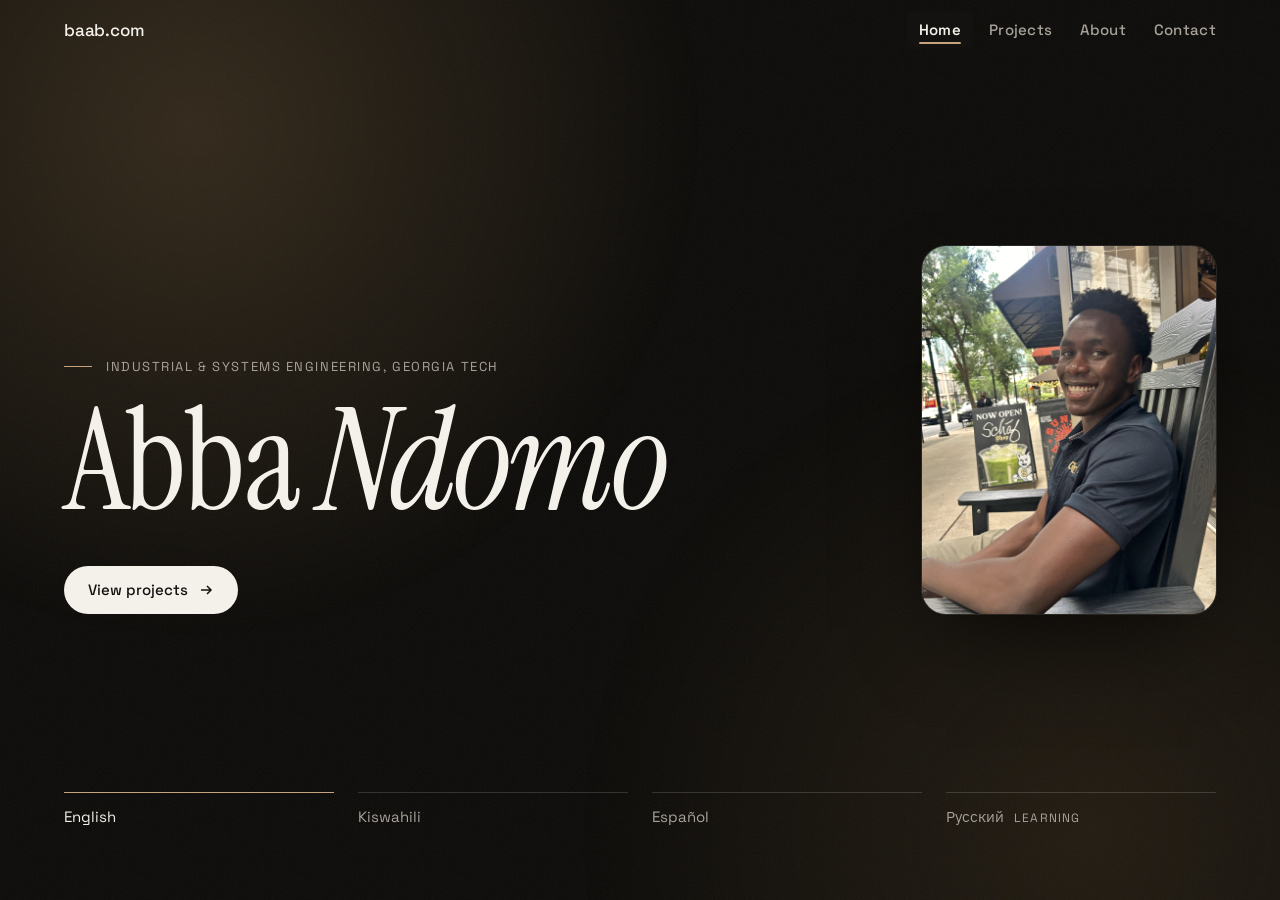
<file: index.html>
<!DOCTYPE html>
<html lang="en">
<head>
<meta charset="UTF-8" />
<meta name="viewport" content="width=device-width, initial-scale=1, viewport-fit=cover" />
<title>Abba Ndomo — Data & ML Engineer</title>
<meta name="description" content="Portfolio of Abba Ndomo — Data & ML engineer at Georgia Tech (CS + ISyE '27), building PerChance and shipping production pipelines." />
<meta name="author" content="Abba Ndomo" />
<meta name="theme-color" content="#0C0B09" />
<meta property="og:title" content="Abba Ndomo — Data & ML Engineer" />
<meta property="og:description" content="Portfolio · Georgia Tech CS + ISyE '27 · building PerChance" />
<meta property="og:type" content="website" />
<meta property="og:image" content="https://andomo3.github.io/baab/headshot.jpeg" />
<meta property="og:url" content="https://andomo3.github.io/baab/" />
<link rel="canonical" href="https://andomo3.github.io/baab/" />
<meta name="twitter:card" content="summary_large_image" />
<link rel="preconnect" href="https://fonts.googleapis.com" />
<link rel="preconnect" href="https://fonts.gstatic.com" crossorigin />
<link href="https://fonts.googleapis.com/css2?family=Space+Grotesk:wght@400;500;600;700&family=JetBrains+Mono:wght@400;500;600&family=Instrument+Serif:ital@0;1&family=Cormorant+Garamond:ital,wght@1,500&family=IBM+Plex+Sans:wght@400;500&display=swap" rel="stylesheet" />
<!-- The hero portrait is the largest thing above the fold: fetch it early. -->
<link rel="preload" as="image" href="headshot.jpeg" fetchpriority="high" />
<link rel="icon" href="data:image/svg+xml,<svg xmlns='http://www.w3.org/2000/svg' viewBox='0 0 32 32'><rect width='32' height='32' rx='7' fill='%23D4A464'/></svg>" />
<link rel="stylesheet" href="stylesheets/styles.css" />
<link rel="stylesheet" href="stylesheets/enhancements.css" />
<link rel="stylesheet" href="stylesheets/mobile.css" />
<link rel="stylesheet" href="stylesheets/animations.css" />
</head>
<body>

<a class="skip-link" href="#main" data-i18n="skip">Skip to content</a>

<!-- Site backdrop: warm glows and grain behind every page, pinned to the
     viewport so content scrolls over it. Decorative. -->
<div class="site-bg" aria-hidden="true"><span></span><span></span></div>

<div class="app">

  <!-- ============== TOP NAV ============== -->
  <header class="top-nav">
    <button type="button" class="nav-logo" data-nav="home" lang="en">baab.com</button>
    <nav class="nav-links">
      <button type="button" class="nav-item active" data-nav="home" aria-current="page" data-i18n="home">Home</button>
      <button type="button" class="nav-item" data-nav="projects" data-i18n="projects">Projects</button>
      <button type="button" class="nav-item" data-nav="about" data-i18n="about">About</button>
      <button type="button" class="nav-item" data-nav="contact" data-i18n="contact">Contact</button>
    </nav>
  </header>

  <!-- ============== MAIN ============== -->
  <main class="main" id="main" tabindex="-1">

    <!-- ============== HOME ============== -->
    <section class="page active" data-page="home" data-screen-label="01 Home">

      <!-- ── HERO: polyglot, site-wide ──
           The text column and the portrait share a row that wraps, so the
           portrait drops below the text on narrow screens. The strip under
           them switches the language of the whole site (scripts/i18n.js holds
           the language and the decode transition; scripts/hero.js the strip
           and the auto-cycle). Strings come from scripts/strings.js. -->
      <div class="hero" data-hero>
        <div class="hero__main">
          <div class="hero__row">
            <div class="hero__text">
              <div class="hero__eyebrow"><span class="hero__eyebrow-text" data-i18n-reserve="eyebrow"><span data-i18n="eyebrow">Industrial &amp; Systems Engineering, Georgia Tech</span></span></div>
              <h1 class="hero__name" lang="en">Abba <em>Ndomo</em></h1>
              <a class="hero__cta" href="#projects" data-nav="projects"><span data-i18n="cta">View projects</span>
                <svg width="16" height="16" viewBox="0 0 16 16" fill="none" stroke="currentColor" stroke-width="1.5" aria-hidden="true"><path d="M3 8h10M9 4l4 4-4 4"></path></svg>
              </a>
            </div>

            <figure class="hero__portrait">
              <img src="headshot.jpeg" width="1200" height="1600" alt="Portrait of Abba Ndomo" data-i18n-attr="alt:portrait.alt" fetchpriority="high" decoding="async">
            </figure>
          </div>

          <div class="hero__langs" role="group" aria-label="Language" data-i18n-attr="aria-label:lang.group">
            <button class="hero__lang" type="button" data-lang="en" lang="en" aria-pressed="true">English</button>
            <button class="hero__lang" type="button" data-lang="sw" lang="sw" aria-pressed="false">Kiswahili</button>
            <button class="hero__lang" type="button" data-lang="es" lang="es" aria-pressed="false">Español</button>
            <button class="hero__lang" type="button" data-lang="ru" aria-pressed="false">
              <span lang="ru">Русский</span>
              <span class="hero__lang-tag" data-i18n="learning">Learning</span>
            </button>
          </div>
        </div>
      </div>

      <!-- The shell: labelled by its own title bar, not a heading.
           Hidden for now; drop the attribute to bring it back. -->
      <div class="hero-terminal-row" hidden>
        <div class="np-widget" id="terminal">
          <div class="np-widget-head">
            <div class="lights"><span></span><span></span><span></span></div>
            <div class="title">abba@portfolio — zsh</div>
            <div class="right" title="Press / to focus">/</div>
          </div>
          <div class="np-widget-body" id="term-body" aria-live="polite"></div>
          <div class="np-widget-input" id="term-input-row">
            <span class="prompt">›</span>
            <input id="term-input" type="text" autocomplete="off" autocapitalize="off" spellcheck="false" placeholder="try: play 3, shuffle, cd projects" aria-label="Terminal command" />
            <span class="hint">↵ run · ↑↓ history</span>
          </div>
        </div>
      </div>

      <!-- ── 01 WORK ── -->
      <section class="rule-section" aria-labelledby="work-h">
        <div class="rule-head">
          <div class="rule-title">
            <span class="rule-num" aria-hidden="true">01</span>
            <h2 id="work-h" data-i18n="work.title">Work</h2>
          </div>
          <span class="rule-meta" data-i18n="work.count">4 entries</span>
        </div>

        <article class="role-row">
          <div class="role-org">
            <div class="org">Altura</div>
            <div class="loc">Atlanta, GA</div>
          </div>
          <div class="role-body">
            <div class="role-title-line" data-i18n="work.altura.role">ML Intern</div>
            <ul class="role-bullets">
              <li data-i18n="work.altura.bullet">Computer-vision pipeline that measures kitchens from listing photos, cutting measurement error from 44.5% to 18.2%.</li>
            </ul>
          </div>
          <div class="role-when">
            <div class="dates" data-i18n="work.altura.dates">Current</div>
            <div class="kind" data-i18n="work.altura.kind">Part-time</div>
          </div>
        </article>

        <article class="role-row">
          <div class="role-org">
            <div class="org">HackMIT</div>
            <div class="loc">Cambridge, MA</div>
          </div>
          <div class="role-body">
            <div class="role-title-line" data-i18n="work.hackmit.role">Software Engineer</div>
            <ul class="role-bullets">
              <li data-i18n="work.hackmit.bullet">Built the software for a simulated smart louvre roof that shades plants zone by zone, replayed on real 2023 Florida sun and rain data.</li>
            </ul>
          </div>
          <div class="role-when">
            <div class="dates" data-i18n="work.hackmit.dates">Sep 2026</div>
            <div class="kind" data-i18n="work.hackmit.kind">Hackathon</div>
          </div>
        </article>

        <article class="role-row">
          <div class="role-org">
            <div class="org">Georgia Tech Student Fund</div>
            <div class="loc">Atlanta, GA</div>
          </div>
          <div class="role-body">
            <div class="role-title-line" data-i18n="work.gtsf.role">Quantitative Analyst</div>
            <ul class="role-bullets">
              <li data-i18n="work.gtsf.bullet">Risk models for a $500K live fund; Monte Carlo stress tests shaped its hedging and cut portfolio VaR 15%.</li>
            </ul>
          </div>
          <div class="role-when">
            <div class="dates" data-i18n="work.gtsf.dates">Jan 2025 — May 2025</div>
            <div class="kind" data-i18n="work.gtsf.kind">$500K live fund</div>
          </div>
        </article>

        <article class="role-row">
          <div class="role-org">
            <div class="org">KPMG</div>
            <div class="loc">Mumbai, India</div>
          </div>
          <div class="role-body">
            <div class="role-title-line" data-i18n="work.kpmg.role">Software Engineering Intern</div>
            <ul class="role-bullets">
              <li data-i18n="work.kpmg.bullet">Document classifier for 50+ auditors; cut latency from 45s to 8s at 95% precision.</li>
            </ul>
          </div>
          <div class="role-when">
            <div class="dates" data-i18n="work.kpmg.dates">Jun 2024 — Jan 2025</div>
            <div class="kind" data-i18n="work.kpmg.kind">Internship</div>
          </div>
        </article>
      </section>

      <!-- ── 02 EDUCATION ── -->
      <section class="rule-section" aria-labelledby="edu-h">
        <div class="rule-head">
          <div class="rule-title">
            <span class="rule-num" aria-hidden="true">02</span>
            <h2 id="edu-h" data-i18n="edu.title">Education</h2>
          </div>
        </div>

        <article class="role-row">
          <div class="role-org">
            <div class="org">Georgia Tech</div>
            <div class="loc">Atlanta, GA</div>
          </div>
          <div class="role-body">
            <div class="role-title-line" data-i18n="edu.degree">B.S. Computer Science + Industrial &amp; Systems Engineering</div>
            <div class="role-sub" data-i18n="edu.sub">Operations Research track · Dean's List</div>
          </div>
          <div class="role-when">
            <div class="dates" data-i18n="edu.dates">Expected Dec 2027</div>
            <div class="kind" data-i18n="edu.kind">Undergraduate</div>
          </div>
        </article>
      </section>

      <!-- ── FOOTER ── -->
      <footer class="site-footer">
        <span class="copy">© 2026 Abba Ndomo</span>
        <nav class="footer-links" aria-label="Elsewhere" data-i18n-attr="aria-label:footer.label">
          <a href="https://github.com/andomo3" target="_blank" rel="noopener">GitHub</a>
          <a href="https://linkedin.com/in/AbbaNdomo" target="_blank" rel="noopener">LinkedIn</a>
          <a href="mailto:andomo3@gatech.edu" data-i18n="footer.email">Email</a>
        </nav>
      </footer>

    </section>


    <!-- ============== PROJECTS ============== -->
    <section class="page" data-page="projects" data-screen-label="02 Projects">

      <div class="section">
        <div class="section-head" style="margin-top: 8px;">
          <h2 data-i18n="projects">Projects</h2>
        </div>

        <div class="ide">
          <aside class="ide-side" aria-label="Projects" data-i18n-attr="aria-label:projects">
            <div class="ide-children" id="file-tree"></div>
          </aside>

          <div class="ide-main">
            <div class="ide-content" id="ide-content"></div>
          </div>
        </div>
      </div>

    </section>

    <!-- ============== ABOUT ============== -->
    <section class="page" data-page="about" data-screen-label="03 About">

      <div class="section">
        <div class="section-head" style="margin-top: 8px;">
          <h2 data-i18n="about">About</h2>
        </div>

        <!-- Label | content rows, in the same shape as the home page's Work rows. -->
        <section class="info-row" aria-labelledby="about-facts">
          <h3 class="info-label" id="about-facts" data-i18n="about.facts">Facts</h3>
          <dl class="facts">
            <div><dt data-i18n="about.role">Role</dt><dd data-i18n="about.role.v">Data &amp; ML Engineer</dd></div>
            <div><dt data-i18n="about.school">School</dt><dd>Georgia Tech '27 · CS + ISyE (OR)</dd></div>
            <div><dt data-i18n="about.currently">Currently</dt><dd data-i18n="about.currently.v">Building PerChance · ML Intern @ Altura</dd></div>
            <div><dt data-i18n="about.languages">Languages</dt><dd>EN · SW · ES · RU · AZ</dd></div>
          </dl>
        </section>

        <section class="info-row" aria-labelledby="about-stack">
          <h3 class="info-label" id="about-stack"><span data-i18n="about.stack">Stack</span> <span class="sub" data-i18n="about.stack.sub">Recent commit volume</span></h3>
          <div class="langs" id="langs"></div>
        </section>

        <section class="info-row" aria-labelledby="about-artists">
          <h3 class="info-label" id="about-artists"><span data-i18n="about.artists">Top artists</span> <span class="sub" data-i18n="about.artists.sub">Spotify, all time</span></h3>
          <ol class="artist-list" id="artist-grid"></ol>
        </section>
      </div>

    </section>

    <!-- ============== CONTACT ============== -->
    <section class="page" data-page="contact" data-screen-label="04 Contact">

      <div class="section">
        <div class="section-head" style="margin-top: 8px;">
          <h2 data-i18n="contact">Contact</h2>
        </div>

        <p class="page-lead" data-i18n="contact.lead">Let's work together. Open to MLE and data engineering roles.</p>

        <section class="info-row" aria-labelledby="contact-reach">
          <h3 class="info-label" id="contact-reach" data-i18n="contact.reach">Reach me</h3>
          <ul class="contact-links">
            <li><a href="mailto:andomo3@gatech.edu">andomo3@gatech.edu</a></li>
            <li><a href="https://linkedin.com/in/AbbaNdomo" target="_blank" rel="noopener">LinkedIn <span aria-hidden="true">↗</span></a></li>
            <li><a href="https://github.com/andomo3" target="_blank" rel="noopener">GitHub <span aria-hidden="true">↗</span></a></li>
            <li><a href="resume.pdf?v=20260811" target="_blank" rel="noopener"><span data-i18n="contact.resume">Resume</span> <span aria-hidden="true">↗</span></a></li>
          </ul>
        </section>

        <section class="info-row" aria-labelledby="contact-availability">
          <h3 class="info-label" id="contact-availability" data-i18n="contact.availability">Availability</h3>
          <dl class="facts">
            <div><dt data-i18n="contact.roles">Roles</dt><dd data-i18n="contact.roles.v">MLE · Data engineering</dd></div>
            <div><dt data-i18n="contact.start">Start</dt><dd data-i18n="contact.start.v">Immediately</dd></div>
            <div><dt data-i18n="contact.visa">Visa</dt><dd data-i18n="contact.visa.v">F-1 · CPT now · STEM OPT eligible</dd></div>
            <div><dt data-i18n="contact.location">Location</dt><dd data-i18n="contact.location.v">Atlanta · Remote · On-site</dd></div>
            <div><dt data-i18n="contact.timezone">Timezone</dt><dd data-i18n="contact.timezone.v">ET, flexible ±5h</dd></div>
            <div><dt data-i18n="contact.opento">Open to</dt><dd data-i18n="contact.opento.v">Coffee chats · Cold emails</dd></div>
          </dl>
        </section>
      </div>

    </section>

  </main>

  <!-- Mobile bottom tab bar (visible on phones only) -->
  <nav class="mob-nav" id="mob-nav">
    <button class="mob-tab active" data-nav="home">
      <svg aria-hidden="true" viewBox="0 0 24 24" fill="none" stroke="currentColor" stroke-width="1.8" stroke-linecap="round" stroke-linejoin="round"><path d="M3 12L12 4l9 8"/><path d="M5 10v10h5v-6h4v6h5V10"/></svg>
      <span data-i18n="home">Home</span>
    </button>
    <button class="mob-tab" data-nav="projects">
      <svg aria-hidden="true" viewBox="0 0 24 24" fill="none" stroke="currentColor" stroke-width="1.8" stroke-linecap="round" stroke-linejoin="round"><rect x="3" y="3" width="8" height="8" rx="1.5"/><rect x="13" y="3" width="8" height="8" rx="1.5"/><rect x="3" y="13" width="8" height="8" rx="1.5"/><rect x="13" y="13" width="8" height="8" rx="1.5"/></svg>
      <span data-i18n="projects">Projects</span>
    </button>
    <button class="mob-tab" data-nav="about">
      <svg aria-hidden="true" viewBox="0 0 24 24" fill="none" stroke="currentColor" stroke-width="1.8" stroke-linecap="round" stroke-linejoin="round"><circle cx="12" cy="8" r="4"/><path d="M4 20c0-4 3.6-7 8-7s8 3 8 7"/></svg>
      <span data-i18n="about">About</span>
    </button>
    <button class="mob-tab" data-nav="contact">
      <svg aria-hidden="true" viewBox="0 0 24 24" fill="none" stroke="currentColor" stroke-width="1.8" stroke-linecap="round" stroke-linejoin="round"><rect x="2" y="5" width="20" height="14" rx="2"/><path d="M2 8l10 7 10-7"/></svg>
      <span data-i18n="contact">Contact</span>
    </button>
  </nav>

</div>

<script src="scripts/strings.js"></script>
<script src="scripts/i18n.js"></script>
<script src="scripts/terminal.js"></script>
<script src="scripts/app.js"></script>
<script src="scripts/hero.js"></script>
<script src="scripts/enhancements.js"></script>
<script src="scripts/animations.js"></script>

</body>
</html>
</file>
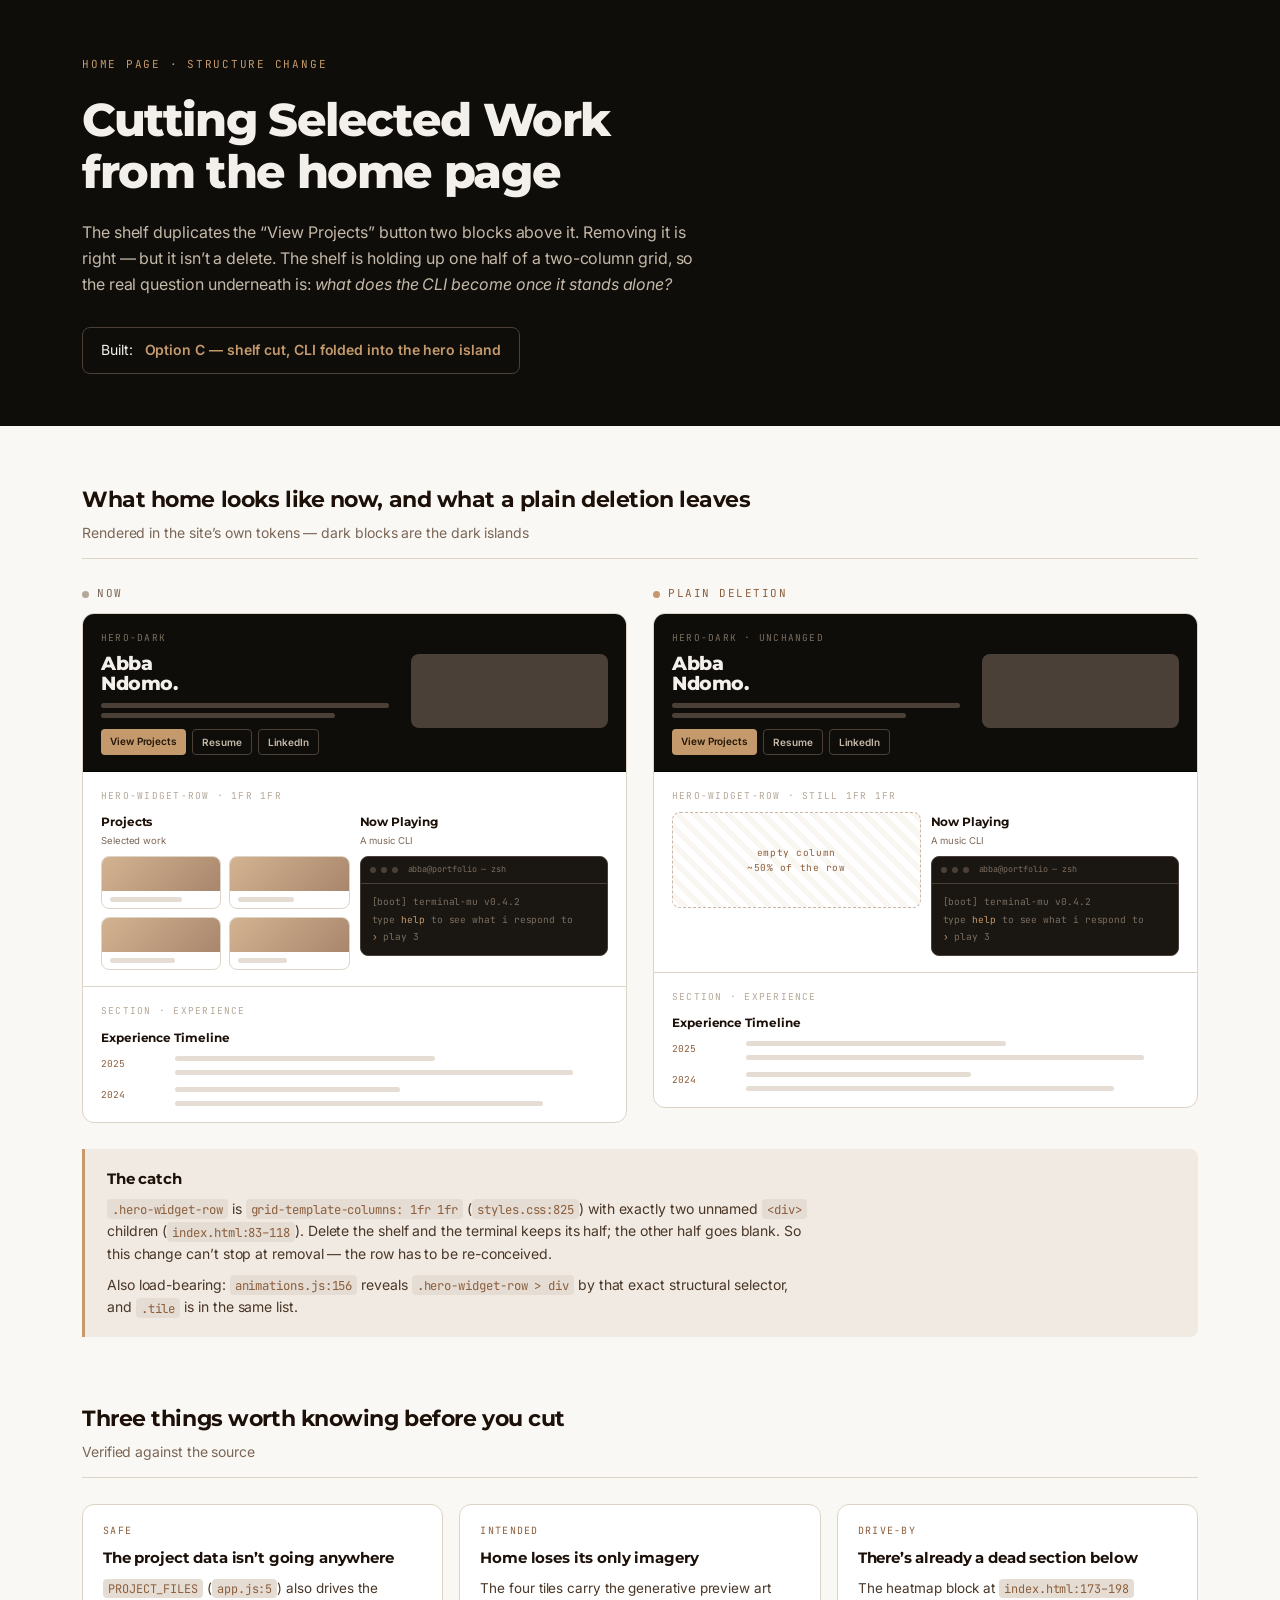
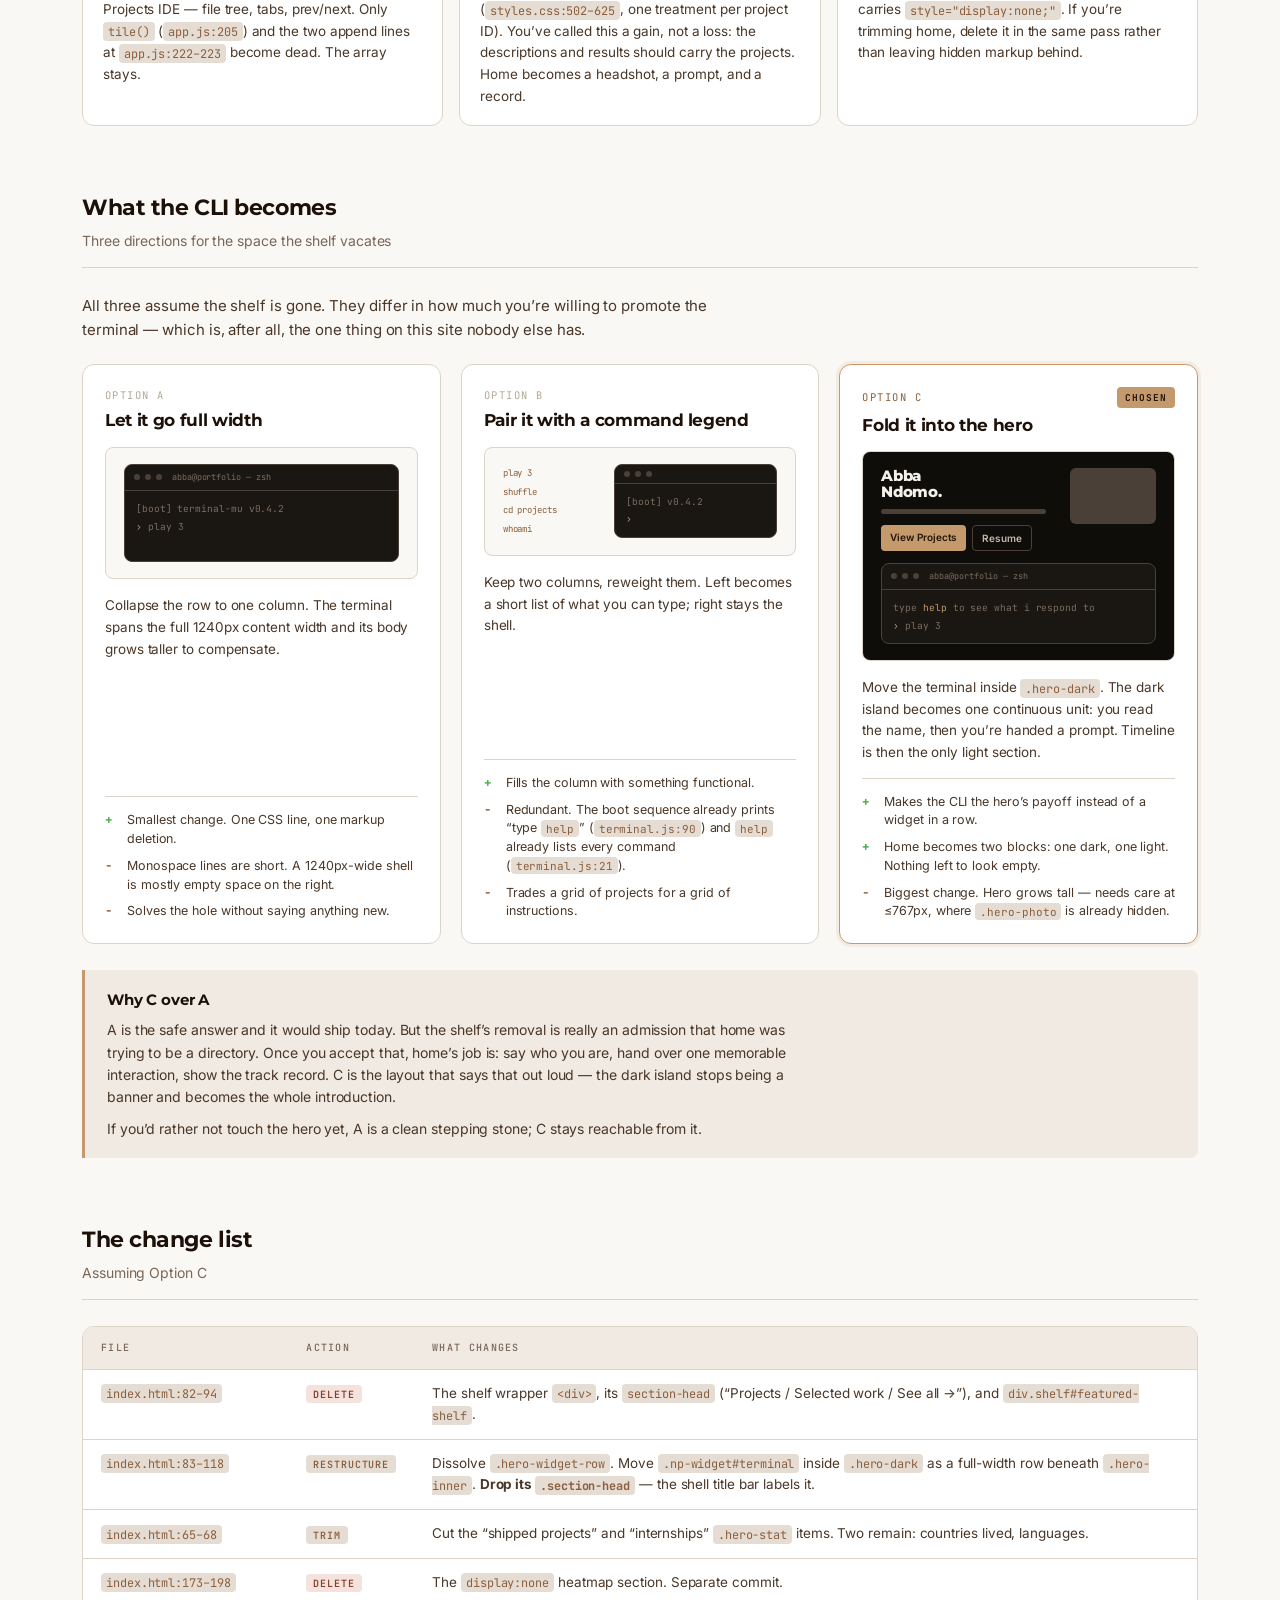
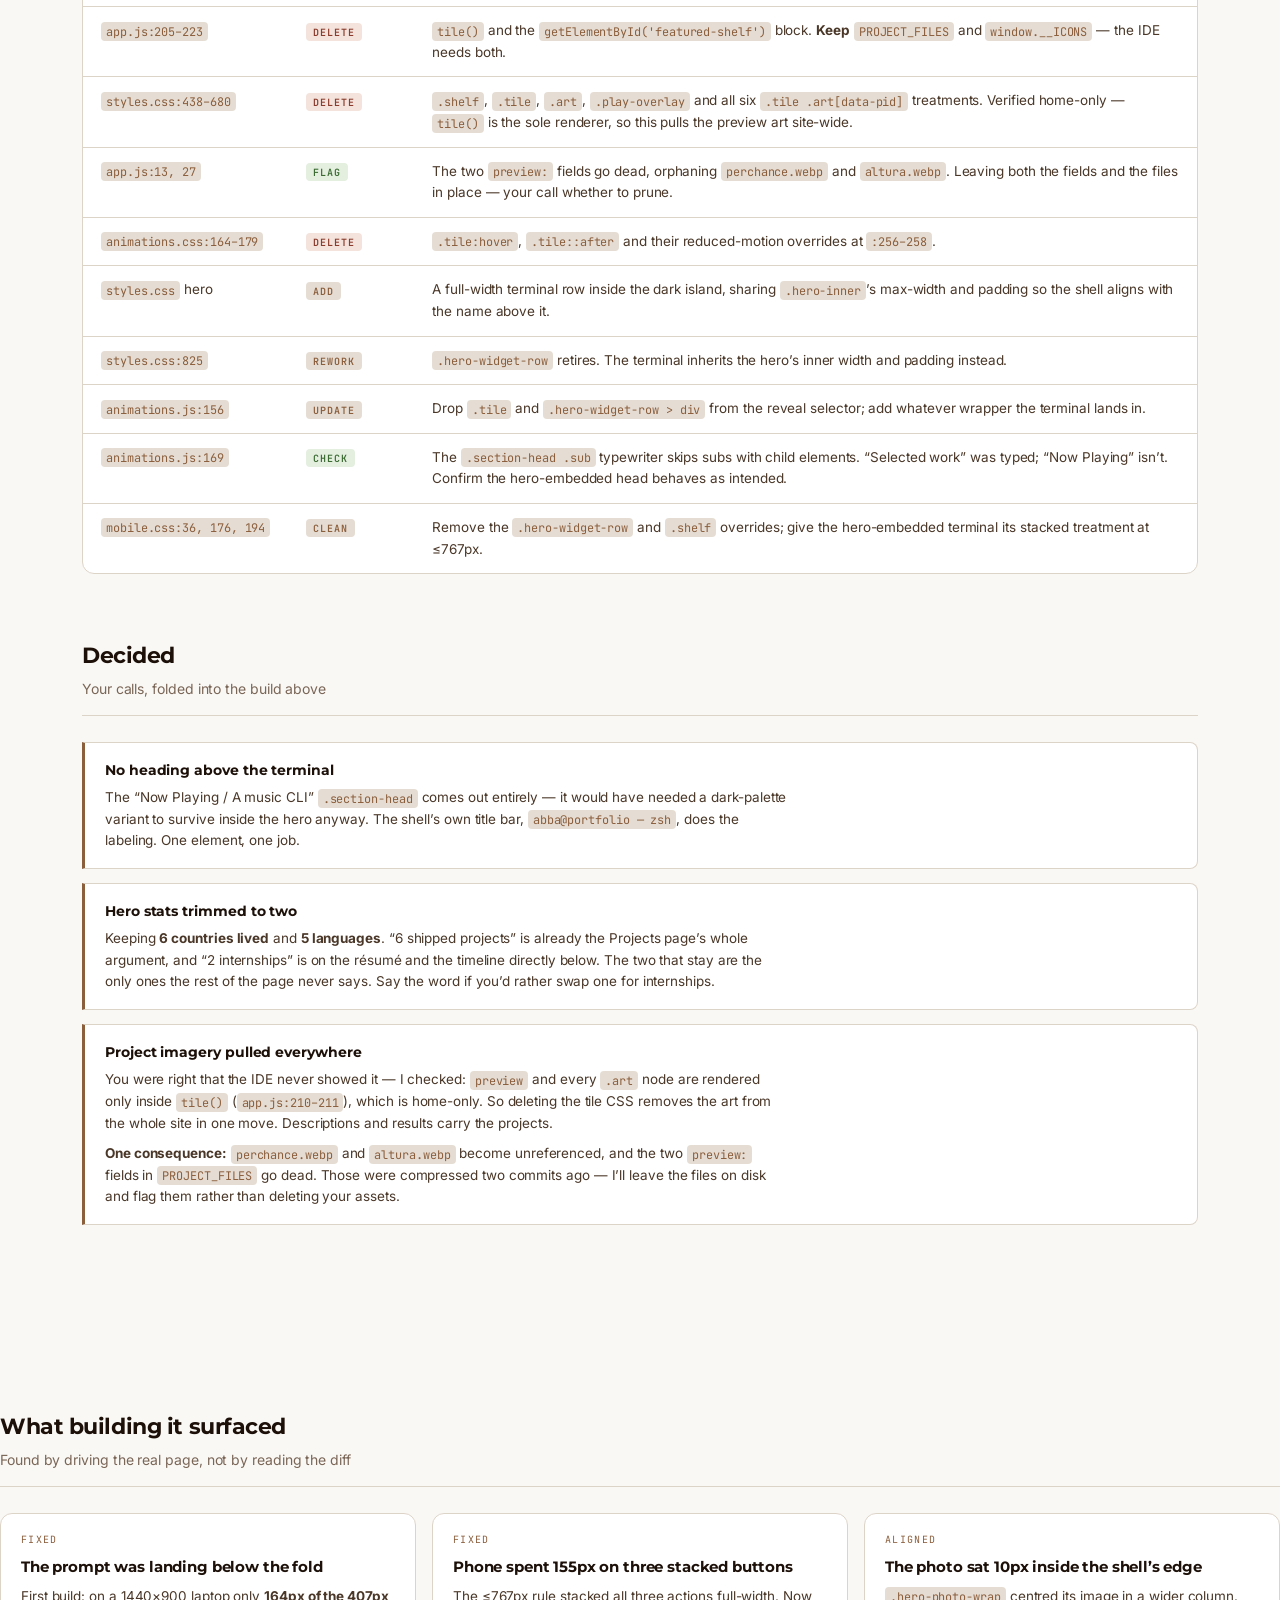
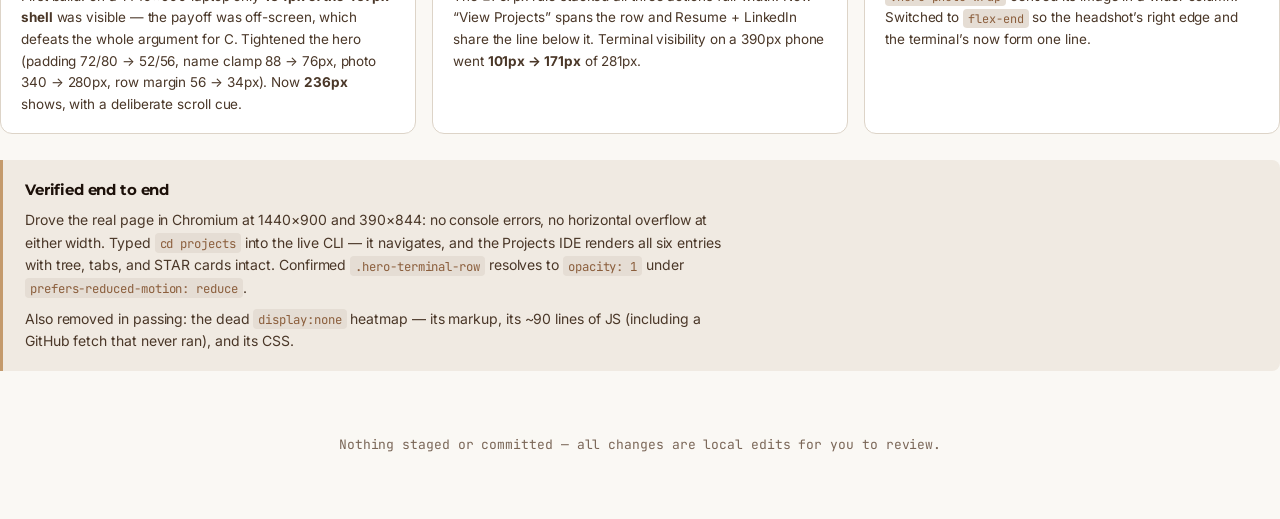
<file: .lavish/home-shelf-removal.html>
<!DOCTYPE html>
<html lang="en">
<head>
<meta charset="utf-8" />
<meta name="viewport" content="width=device-width, initial-scale=1" />
<title>Home page: removing Selected Work</title>
<link rel="preconnect" href="https://fonts.googleapis.com">
<link rel="preconnect" href="https://fonts.gstatic.com" crossorigin>
<link href="https://fonts.googleapis.com/css2?family=Inter:wght@400;500;600;700&family=Montserrat:wght@700;800&family=JetBrains+Mono:wght@400;500;700&display=swap" rel="stylesheet">
<style>
:root{
  --bg:#FAF8F4; --bg-2:#F0EAE2; --bg-3:#E5DDD4; --surface:#FFFFFF;
  --fg:#1C1009; --fg-2:#4A3728; --fg-3:#7A6657; --fg-4:#B5A898;
  --accent:#C49A6C; --accent-dark:#8B5E3C; --good:#4CAF50;
  --hairline:#DDD4C8; --hairline-2:#C8B8A8;
  --dark-bg:#0F0D0A; --dark-bg-2:#1A1612; --dark-fg:#F3F0EC; --dark-fg-2:#C4B8A8; --dark-fg-3:#7A6E60; --dark-fg-4:#4A4038;
  --sans:'Inter',-apple-system,system-ui,sans-serif;
  --display:'Montserrat','Inter',sans-serif;
  --mono:'JetBrains Mono','SF Mono',ui-monospace,monospace;
  --r-xs:4px; --r-sm:8px; --r-md:12px; --r-lg:18px;
}
*{box-sizing:border-box;}
body{
  margin:0; background:var(--bg); color:var(--fg);
  font-family:var(--sans); font-size:15px; line-height:1.6;
  letter-spacing:-0.005em; -webkit-font-smoothing:antialiased;
}
.wrap{max-width:1180px; margin:0 auto; padding:0 32px 120px;}

/* ---------- masthead ---------- */
.masthead{background:var(--dark-bg); color:var(--dark-fg); padding:56px 0 52px; margin-bottom:56px;}
.masthead .wrap{padding-bottom:0;}
.eyebrow{
  font-family:var(--mono); font-size:11px; letter-spacing:.16em; text-transform:uppercase;
  color:var(--accent); margin-bottom:20px;
}
.masthead h1{
  font-family:var(--display); font-weight:800; font-size:clamp(30px,4.4vw,46px);
  line-height:1.14; letter-spacing:-0.03em; margin:0 0 18px; max-width:20ch;
  padding-bottom:4px;
}
.masthead p{margin:0; max-width:62ch; color:var(--dark-fg-2); font-size:16px;}
.verdict{
  margin-top:30px; display:inline-flex; align-items:center; gap:12px;
  border:1px solid var(--dark-fg-4); border-radius:var(--r-sm);
  padding:11px 18px; font-size:14px; color:var(--dark-fg);
}
.verdict b{color:var(--accent); font-weight:600;}

/* ---------- sections ---------- */
section{margin-bottom:64px;}
.sec-head{margin-bottom:26px; padding-bottom:14px; border-bottom:1px solid var(--hairline);}
.sec-head h2{
  font-family:var(--display); font-weight:700; font-size:22px;
  letter-spacing:-0.02em; margin:0 0 5px;
}
.sec-head .sub{color:var(--fg-3); font-size:14px;}
p.lede{max-width:70ch; color:var(--fg-2); margin:0 0 22px;}

/* ---------- page maps ---------- */
.maps{display:grid; grid-template-columns:repeat(2,minmax(0,1fr)); gap:26px;}
.map-col{min-width:0;}
.map-label{
  font-family:var(--mono); font-size:11px; letter-spacing:.14em; text-transform:uppercase;
  color:var(--fg-3); margin-bottom:10px; display:flex; align-items:center; gap:8px;
}
.map-label .dot{width:7px;height:7px;border-radius:50%;background:var(--fg-4);}
.map-label.is-after .dot{background:var(--accent);}
.map-label.is-after{color:var(--accent-dark);}
.map{
  border:1px solid var(--hairline); border-radius:var(--r-md);
  background:var(--surface); overflow:hidden;
}

/* mock blocks */
.mk{padding:16px 18px; border-bottom:1px solid var(--hairline);}
.mk:last-child{border-bottom:0;}
.mk-dark{background:var(--dark-bg); border-bottom-color:#000;}
.mk-tag{
  font-family:var(--mono); font-size:9.5px; letter-spacing:.13em; text-transform:uppercase;
  color:var(--fg-4); margin-bottom:9px;
}
.mk-dark .mk-tag{color:var(--dark-fg-3);}
.mk-name{font-family:var(--display); font-weight:800; font-size:19px; line-height:1.05; color:var(--dark-fg); letter-spacing:-0.02em;}
.mk-line{height:5px; border-radius:3px; background:var(--bg-3);}
.mk-dark .mk-line{background:var(--dark-fg-4);}
.mk-stack{display:flex; flex-direction:column; gap:5px; margin-top:9px;}
.mk-row{display:grid; gap:10px; align-items:start;}
.mk-2col{grid-template-columns:minmax(0,1fr) minmax(0,1fr);}
.mk-side{grid-template-columns:minmax(0,300px) minmax(0,1fr);}
.mk-cell{min-width:0;}
.mk-btns{display:flex; gap:6px; margin-top:11px; flex-wrap:wrap;}
.mk-btn{font-size:10px; padding:4px 9px; border-radius:var(--r-xs); background:var(--accent); color:#241608; font-weight:600;}
.mk-btn.ghost{background:transparent; border:1px solid var(--dark-fg-4); color:var(--dark-fg-2);}

/* shelf tiles */
.mk-tiles{display:grid; grid-template-columns:repeat(2,minmax(0,1fr)); gap:8px;}
.mk-tile{border:1px solid var(--hairline); border-radius:var(--r-sm); overflow:hidden;}
.mk-tile .art{height:34px; background:linear-gradient(135deg,var(--accent) 0%, var(--accent-dark) 100%); opacity:.75;}
.mk-tile .cap{padding:6px 8px;}
.mk-tile .cap .mk-line{background:var(--bg-3);}

/* terminal mock */
.mk-term{background:var(--dark-bg-2); border:1px solid var(--dark-fg-4); border-radius:var(--r-sm); overflow:hidden;}
.mk-term .bar{display:flex; align-items:center; gap:5px; padding:6px 9px; border-bottom:1px solid var(--dark-fg-4);}
.mk-term .bar i{width:6px;height:6px;border-radius:50%;background:var(--dark-fg-4); display:block;}
.mk-term .bar span{font-family:var(--mono); font-size:8.5px; color:var(--dark-fg-3); margin-left:5px;}
.mk-term .body{padding:9px 11px; font-family:var(--mono); font-size:9.5px; line-height:1.85; color:var(--dark-fg-2);}
.mk-term .body .dim{color:var(--dark-fg-3);}
.mk-term .body .acc{color:var(--accent);}
.mk-term .body .cur{color:var(--accent);}
.mk-term.tall .body{padding-bottom:34px;}

/* timeline mock */
.mk-exp{display:grid; grid-template-columns:56px minmax(0,1fr); gap:0 18px; margin-top:9px;}
.mk-exp + .mk-exp{margin-top:12px;}
.mk-exp .yr{font-family:var(--mono); font-size:9.5px; color:var(--accent-dark);}

/* the hole */
.mk-hole{
  border:1px dashed var(--hairline-2); border-radius:var(--r-sm);
  min-height:96px; display:flex; align-items:center; justify-content:center;
  background:repeating-linear-gradient(45deg,transparent,transparent 6px,rgba(196,154,108,.09) 6px,rgba(196,154,108,.09) 12px);
}
.mk-hole span{font-family:var(--mono); font-size:9.5px; color:var(--accent-dark); letter-spacing:.06em; text-align:center; padding:0 8px;}

/* ---------- callout ---------- */
.callout{
  border-left:3px solid var(--accent); background:var(--bg-2);
  border-radius:0 var(--r-sm) var(--r-sm) 0; padding:18px 22px; margin:26px 0 0;
}
.callout h3{font-family:var(--display); font-weight:700; font-size:15px; margin:0 0 7px; letter-spacing:-0.01em;}
.callout p{margin:0; color:var(--fg-2); font-size:14px; max-width:78ch;}
.callout p + p{margin-top:9px;}
code{font-family:var(--mono); font-size:.88em; background:var(--bg-3); padding:1.5px 5px; border-radius:var(--r-xs); color:var(--accent-dark);}
.mk-dark code{background:var(--dark-fg-4); color:var(--dark-fg);}

/* ---------- findings ---------- */
.finds{display:grid; grid-template-columns:repeat(auto-fit,minmax(260px,1fr)); gap:16px;}
.find{border:1px solid var(--hairline); border-radius:var(--r-md); background:var(--surface); padding:18px 20px; min-width:0;}
.find .k{font-family:var(--mono); font-size:10px; letter-spacing:.13em; text-transform:uppercase; color:var(--accent-dark); margin-bottom:8px;}
.find h4{font-family:var(--display); font-weight:700; font-size:14.5px; margin:0 0 7px; letter-spacing:-0.01em;}
.find p{margin:0; font-size:13.5px; color:var(--fg-2);}

/* ---------- options ---------- */
.opts{display:grid; grid-template-columns:repeat(3,minmax(0,1fr)); gap:20px;}
.opt{
  border:1px solid var(--hairline); border-radius:var(--r-md); background:var(--surface);
  padding:22px; min-width:0; display:flex; flex-direction:column;
}
.opt.rec{border-color:var(--accent); box-shadow:0 0 0 3px rgba(196,154,108,.13);}
.opt-top{display:flex; align-items:baseline; justify-content:space-between; gap:10px; margin-bottom:4px;}
.opt-k{font-family:var(--mono); font-size:10.5px; letter-spacing:.14em; text-transform:uppercase; color:var(--fg-4);}
.opt.rec .opt-k{color:var(--accent-dark);}
.pick{font-family:var(--mono); font-size:9.5px; letter-spacing:.11em; text-transform:uppercase; background:var(--accent); color:#241608; padding:3px 8px; border-radius:var(--r-xs); font-weight:700; white-space:nowrap;}
.opt h3{font-family:var(--display); font-weight:700; font-size:17px; margin:0 0 12px; letter-spacing:-0.02em;}
.opt-wire{border:1px solid var(--hairline); border-radius:var(--r-sm); overflow:hidden; margin-bottom:16px; background:var(--bg);}
.opt p{margin:0 0 14px; font-size:13.5px; color:var(--fg-2);}
.tradeoff{margin-top:auto; padding-top:14px; border-top:1px solid var(--hairline); display:flex; flex-direction:column; gap:8px;}
.tr{display:grid; grid-template-columns:14px minmax(0,1fr); gap:8px; font-size:12.5px; line-height:1.5;}
.tr .s{font-family:var(--mono); font-weight:700;}
.tr.up .s{color:var(--good);}
.tr.dn .s{color:var(--accent-dark);}
.tr span:last-child{color:var(--fg-2); min-width:0;}

/* ---------- change table ---------- */
.tbl-scroll{overflow-x:auto; border:1px solid var(--hairline); border-radius:var(--r-md); background:var(--surface);}
table{width:100%; border-collapse:collapse; font-size:13.5px; min-width:640px;}
th{
  text-align:left; font-family:var(--mono); font-size:10px; letter-spacing:.13em; text-transform:uppercase;
  color:var(--fg-3); font-weight:500; padding:13px 18px; border-bottom:1px solid var(--hairline); background:var(--bg-2);
  white-space:nowrap;
}
td{padding:13px 18px; border-bottom:1px solid var(--hairline); color:var(--fg-2); vertical-align:top;}
tr:last-child td{border-bottom:0;}
td:first-child{white-space:nowrap;}
.act{font-family:var(--mono); font-size:10px; letter-spacing:.09em; text-transform:uppercase; padding:2.5px 7px; border-radius:var(--r-xs); font-weight:600;}
.act.del{background:#F3E3DC; color:#8B3C2C;}
.act.mod{background:var(--bg-3); color:var(--accent-dark);}
.act.keep{background:#E4EFE0; color:#3C6B32;}

/* ---------- questions ---------- */
.qs{display:flex; flex-direction:column; gap:14px;}
.q{border:1px solid var(--hairline); border-left:3px solid var(--accent-dark); border-radius:0 var(--r-sm) var(--r-sm) 0; background:var(--surface); padding:16px 20px;}
.q h4{font-family:var(--display); font-weight:700; font-size:14px; margin:0 0 6px;}
.q p{margin:0; font-size:13.5px; color:var(--fg-2); max-width:76ch;}
.hint{margin-top:34px; font-size:13px; color:var(--fg-3); font-family:var(--mono); text-align:center;}

@media (max-width:900px){
  .opts{grid-template-columns:minmax(0,1fr);}
  .maps{grid-template-columns:minmax(0,1fr);}
}
@media (max-width:620px){
  .wrap{padding:0 20px 80px;}
  .mk-side{grid-template-columns:minmax(0,1fr);}
}
</style>
</head>
<body>

<header class="masthead">
  <div class="wrap">
    <div class="eyebrow">Home page · structure change</div>
    <h1>Cutting Selected Work from the home page</h1>
    <p>The shelf duplicates the “View Projects” button two blocks above it. Removing it is right — but it isn’t a delete. The shelf is holding up one half of a two-column grid, so the real question underneath is: <em>what does the CLI become once it stands alone?</em></p>
    <div class="verdict">Built: <b>Option C — shelf cut, CLI folded into the hero island</b></div>
  </div>
</header>

<div class="wrap">

<!-- ============ BEFORE / AFTER ============ -->
<section>
  <div class="sec-head">
    <h2>What home looks like now, and what a plain deletion leaves</h2>
    <div class="sub">Rendered in the site’s own tokens — dark blocks are the dark islands</div>
  </div>

  <div class="maps">
    <div class="map-col">
      <div class="map-label"><span class="dot"></span>Now</div>
      <div class="map">
        <div class="mk mk-dark">
          <div class="mk-tag">hero-dark</div>
          <div class="mk-row mk-side">
            <div class="mk-cell">
              <div class="mk-name">Abba<br>Ndomo.</div>
              <div class="mk-stack"><div class="mk-line" style="width:96%"></div><div class="mk-line" style="width:78%"></div></div>
              <div class="mk-btns"><span class="mk-btn">View Projects</span><span class="mk-btn ghost">Resume</span><span class="mk-btn ghost">LinkedIn</span></div>
            </div>
            <div class="mk-cell"><div class="mk-line" style="height:74px;border-radius:8px;"></div></div>
          </div>
        </div>
        <div class="mk">
          <div class="mk-tag">hero-widget-row · 1fr 1fr</div>
          <div class="mk-row mk-2col">
            <div class="mk-cell">
              <div style="font-family:var(--display);font-weight:700;font-size:12px;margin-bottom:2px;">Projects</div>
              <div style="font-size:9.5px;color:var(--fg-3);margin-bottom:8px;">Selected work</div>
              <div class="mk-tiles">
                <div class="mk-tile"><div class="art"></div><div class="cap"><div class="mk-line" style="width:70%"></div></div></div>
                <div class="mk-tile"><div class="art"></div><div class="cap"><div class="mk-line" style="width:55%"></div></div></div>
                <div class="mk-tile"><div class="art"></div><div class="cap"><div class="mk-line" style="width:64%"></div></div></div>
                <div class="mk-tile"><div class="art"></div><div class="cap"><div class="mk-line" style="width:48%"></div></div></div>
              </div>
            </div>
            <div class="mk-cell">
              <div style="font-family:var(--display);font-weight:700;font-size:12px;margin-bottom:2px;">Now Playing</div>
              <div style="font-size:9.5px;color:var(--fg-3);margin-bottom:8px;">A music CLI</div>
              <div class="mk-term">
                <div class="bar"><i></i><i></i><i></i><span>abba@portfolio — zsh</span></div>
                <div class="body">
                  <div class="dim">[boot] terminal-mu v0.4.2</div>
                  <div class="dim">type <span class="acc">help</span> to see what i respond to</div>
                  <div><span class="cur">›</span> <span class="dim">play 3</span></div>
                </div>
              </div>
            </div>
          </div>
        </div>
        <div class="mk">
          <div class="mk-tag">section · experience</div>
          <div style="font-family:var(--display);font-weight:700;font-size:12px;">Experience Timeline</div>
          <div class="mk-exp"><div class="yr">2025</div><div><div class="mk-line" style="width:60%"></div><div class="mk-stack"><div class="mk-line" style="width:92%"></div></div></div></div>
          <div class="mk-exp"><div class="yr">2024</div><div><div class="mk-line" style="width:52%"></div><div class="mk-stack"><div class="mk-line" style="width:85%"></div></div></div></div>
        </div>
      </div>
    </div>

    <div class="map-col">
      <div class="map-label is-after"><span class="dot"></span>Plain deletion</div>
      <div class="map">
        <div class="mk mk-dark">
          <div class="mk-tag">hero-dark · unchanged</div>
          <div class="mk-row mk-side">
            <div class="mk-cell">
              <div class="mk-name">Abba<br>Ndomo.</div>
              <div class="mk-stack"><div class="mk-line" style="width:96%"></div><div class="mk-line" style="width:78%"></div></div>
              <div class="mk-btns"><span class="mk-btn">View Projects</span><span class="mk-btn ghost">Resume</span><span class="mk-btn ghost">LinkedIn</span></div>
            </div>
            <div class="mk-cell"><div class="mk-line" style="height:74px;border-radius:8px;"></div></div>
          </div>
        </div>
        <div class="mk">
          <div class="mk-tag">hero-widget-row · still 1fr 1fr</div>
          <div class="mk-row mk-2col">
            <div class="mk-cell">
              <div class="mk-hole"><span>empty column<br>~50% of the row</span></div>
            </div>
            <div class="mk-cell">
              <div style="font-family:var(--display);font-weight:700;font-size:12px;margin-bottom:2px;">Now Playing</div>
              <div style="font-size:9.5px;color:var(--fg-3);margin-bottom:8px;">A music CLI</div>
              <div class="mk-term">
                <div class="bar"><i></i><i></i><i></i><span>abba@portfolio — zsh</span></div>
                <div class="body">
                  <div class="dim">[boot] terminal-mu v0.4.2</div>
                  <div class="dim">type <span class="acc">help</span> to see what i respond to</div>
                  <div><span class="cur">›</span> <span class="dim">play 3</span></div>
                </div>
              </div>
            </div>
          </div>
        </div>
        <div class="mk">
          <div class="mk-tag">section · experience</div>
          <div style="font-family:var(--display);font-weight:700;font-size:12px;">Experience Timeline</div>
          <div class="mk-exp"><div class="yr">2025</div><div><div class="mk-line" style="width:60%"></div><div class="mk-stack"><div class="mk-line" style="width:92%"></div></div></div></div>
          <div class="mk-exp"><div class="yr">2024</div><div><div class="mk-line" style="width:52%"></div><div class="mk-stack"><div class="mk-line" style="width:85%"></div></div></div></div>
        </div>
      </div>
    </div>
  </div>

  <div class="callout">
    <h3>The catch</h3>
    <p><code>.hero-widget-row</code> is <code>grid-template-columns: 1fr 1fr</code> (<code>styles.css:825</code>) with exactly two unnamed <code>&lt;div&gt;</code> children (<code>index.html:83–118</code>). Delete the shelf and the terminal keeps its half; the other half goes blank. So this change can’t stop at removal — the row has to be re-conceived.</p>
    <p>Also load-bearing: <code>animations.js:156</code> reveals <code>.hero-widget-row &gt; div</code> by that exact structural selector, and <code>.tile</code> is in the same list.</p>
  </div>
</section>

<!-- ============ ALSO FOUND ============ -->
<section>
  <div class="sec-head">
    <h2>Three things worth knowing before you cut</h2>
    <div class="sub">Verified against the source</div>
  </div>
  <div class="finds">
    <div class="find">
      <div class="k">Safe</div>
      <h4>The project data isn’t going anywhere</h4>
      <p><code>PROJECT_FILES</code> (<code>app.js:5</code>) also drives the Projects IDE — file tree, tabs, prev/next. Only <code>tile()</code> (<code>app.js:205</code>) and the two append lines at <code>app.js:222–223</code> become dead. The array stays.</p>
    </div>
    <div class="find">
      <div class="k">Intended</div>
      <h4>Home loses its only imagery</h4>
      <p>The four tiles carry the generative preview art (<code>styles.css:502–625</code>, one treatment per project ID). You’ve called this a gain, not a loss: the descriptions and results should carry the projects. Home becomes a headshot, a prompt, and a record.</p>
    </div>
    <div class="find">
      <div class="k">Drive-by</div>
      <h4>There’s already a dead section below</h4>
      <p>The heatmap block at <code>index.html:173–198</code> carries <code>style="display:none;"</code>. If you’re trimming home, delete it in the same pass rather than leaving hidden markup behind.</p>
    </div>
  </div>
</section>

<!-- ============ OPTIONS ============ -->
<section>
  <div class="sec-head">
    <h2>What the CLI becomes</h2>
    <div class="sub">Three directions for the space the shelf vacates</div>
  </div>
  <p class="lede">All three assume the shelf is gone. They differ in how much you’re willing to promote the terminal — which is, after all, the one thing on this site nobody else has.</p>

  <div class="opts">

    <!-- A -->
    <div class="opt">
      <div class="opt-top"><div class="opt-k">Option A</div></div>
      <h3>Let it go full width</h3>
      <div class="opt-wire">
        <div class="mk" style="border-bottom:0;">
          <div class="mk-term">
            <div class="bar"><i></i><i></i><i></i><span>abba@portfolio — zsh</span></div>
            <div class="body" style="padding-bottom:26px;">
              <div class="dim">[boot] terminal-mu v0.4.2</div>
              <div><span class="cur">›</span> <span class="dim">play 3</span></div>
            </div>
          </div>
        </div>
      </div>
      <p>Collapse the row to one column. The terminal spans the full 1240px content width and its body grows taller to compensate.</p>
      <div class="tradeoff">
        <div class="tr up"><span class="s">+</span><span>Smallest change. One CSS line, one markup deletion.</span></div>
        <div class="tr dn"><span class="s">−</span><span>Monospace lines are short. A 1240px-wide shell is mostly empty space on the right.</span></div>
        <div class="tr dn"><span class="s">−</span><span>Solves the hole without saying anything new.</span></div>
      </div>
    </div>

    <!-- B -->
    <div class="opt">
      <div class="opt-top"><div class="opt-k">Option B</div></div>
      <h3>Pair it with a command legend</h3>
      <div class="opt-wire">
        <div class="mk" style="border-bottom:0;">
          <div class="mk-row" style="grid-template-columns:minmax(0,.62fr) minmax(0,1fr);">
            <div class="mk-cell" style="font-family:var(--mono);font-size:9px;line-height:2.1;color:var(--fg-3);">
              <div><span style="color:var(--accent-dark)">play 3</span></div>
              <div><span style="color:var(--accent-dark)">shuffle</span></div>
              <div><span style="color:var(--accent-dark)">cd projects</span></div>
              <div><span style="color:var(--accent-dark)">whoami</span></div>
            </div>
            <div class="mk-cell">
              <div class="mk-term">
                <div class="bar"><i></i><i></i><i></i></div>
                <div class="body"><div class="dim">[boot] v0.4.2</div><div><span class="cur">›</span></div></div>
              </div>
            </div>
          </div>
        </div>
      </div>
      <p>Keep two columns, reweight them. Left becomes a short list of what you can type; right stays the shell.</p>
      <div class="tradeoff">
        <div class="tr up"><span class="s">+</span><span>Fills the column with something functional.</span></div>
        <div class="tr dn"><span class="s">−</span><span>Redundant. The boot sequence already prints “type <code>help</code>” (<code>terminal.js:90</code>) and <code>help</code> already lists every command (<code>terminal.js:21</code>).</span></div>
        <div class="tr dn"><span class="s">−</span><span>Trades a grid of projects for a grid of instructions.</span></div>
      </div>
    </div>

    <!-- C -->
    <div class="opt rec">
      <div class="opt-top"><div class="opt-k">Option C</div><span class="pick">Chosen</span></div>
      <h3>Fold it into the hero</h3>
      <div class="opt-wire">
        <div class="mk mk-dark" style="border-bottom:0;">
          <div class="mk-row mk-side" style="grid-template-columns:minmax(0,1fr) minmax(0,86px);">
            <div class="mk-cell">
              <div class="mk-name" style="font-size:15px;">Abba<br>Ndomo.</div>
              <div class="mk-stack"><div class="mk-line" style="width:92%"></div></div>
              <div class="mk-btns"><span class="mk-btn">View Projects</span><span class="mk-btn ghost">Resume</span></div>
            </div>
            <div class="mk-cell"><div class="mk-line" style="height:56px;border-radius:6px;"></div></div>
          </div>
          <div class="mk-term" style="margin-top:12px;border-color:var(--dark-fg-4);">
            <div class="bar"><i></i><i></i><i></i><span>abba@portfolio — zsh</span></div>
            <div class="body"><div class="dim">type <span class="acc">help</span> to see what i respond to</div><div><span class="cur">›</span> <span class="dim">play 3</span></div></div>
          </div>
        </div>
      </div>
      <p>Move the terminal inside <code>.hero-dark</code>. The dark island becomes one continuous unit: you read the name, then you’re handed a prompt. Timeline is then the only light section.</p>
      <div class="tradeoff">
        <div class="tr up"><span class="s">+</span><span>Makes the CLI the hero’s payoff instead of a widget in a row.</span></div>
        <div class="tr up"><span class="s">+</span><span>Home becomes two blocks: one dark, one light. Nothing left to look empty.</span></div>
        <div class="tr dn"><span class="s">−</span><span>Biggest change. Hero grows tall — needs care at ≤767px, where <code>.hero-photo</code> is already hidden.</span></div>
      </div>
    </div>

  </div>

  <div class="callout">
    <h3>Why C over A</h3>
    <p>A is the safe answer and it would ship today. But the shelf’s removal is really an admission that home was trying to be a directory. Once you accept that, home’s job is: say who you are, hand over one memorable interaction, show the track record. C is the layout that says that out loud — the dark island stops being a banner and becomes the whole introduction.</p>
    <p>If you’d rather not touch the hero yet, A is a clean stepping stone; C stays reachable from it.</p>
  </div>
</section>

<!-- ============ CHANGES ============ -->
<section>
  <div class="sec-head">
    <h2>The change list</h2>
    <div class="sub">Assuming Option C</div>
  </div>
  <div class="tbl-scroll">
    <table>
      <thead><tr><th>File</th><th>Action</th><th>What changes</th></tr></thead>
      <tbody>
        <tr><td><code>index.html:82–94</code></td><td><span class="act del">Delete</span></td><td>The shelf wrapper <code>&lt;div&gt;</code>, its <code>section-head</code> (“Projects / Selected work / See all →”), and <code>div.shelf#featured-shelf</code>.</td></tr>
        <tr><td><code>index.html:83–118</code></td><td><span class="act mod">Restructure</span></td><td>Dissolve <code>.hero-widget-row</code>. Move <code>.np-widget#terminal</code> inside <code>.hero-dark</code> as a full-width row beneath <code>.hero-inner</code>. <b>Drop its <code>.section-head</code></b> — the shell title bar labels it.</td></tr>
        <tr><td><code>index.html:65–68</code></td><td><span class="act mod">Trim</span></td><td>Cut the “shipped projects” and “internships” <code>.hero-stat</code> items. Two remain: countries lived, languages.</td></tr>
        <tr><td><code>index.html:173–198</code></td><td><span class="act del">Delete</span></td><td>The <code>display:none</code> heatmap section. Separate commit.</td></tr>
        <tr><td><code>app.js:205–223</code></td><td><span class="act del">Delete</span></td><td><code>tile()</code> and the <code>getElementById('featured-shelf')</code> block. <b>Keep</b> <code>PROJECT_FILES</code> and <code>window.__ICONS</code> — the IDE needs both.</td></tr>
        <tr><td><code>styles.css:438–680</code></td><td><span class="act del">Delete</span></td><td><code>.shelf</code>, <code>.tile</code>, <code>.art</code>, <code>.play-overlay</code> and all six <code>.tile .art[data-pid]</code> treatments. Verified home-only — <code>tile()</code> is the sole renderer, so this pulls the preview art site-wide.</td></tr>
        <tr><td><code>app.js:13, 27</code></td><td><span class="act keep">Flag</span></td><td>The two <code>preview:</code> fields go dead, orphaning <code>perchance.webp</code> and <code>altura.webp</code>. Leaving both the fields and the files in place — your call whether to prune.</td></tr>
        <tr><td><code>animations.css:164–179</code></td><td><span class="act del">Delete</span></td><td><code>.tile:hover</code>, <code>.tile::after</code> and their reduced-motion overrides at <code>:256–258</code>.</td></tr>
        <tr><td><code>styles.css</code> hero</td><td><span class="act mod">Add</span></td><td>A full-width terminal row inside the dark island, sharing <code>.hero-inner</code>’s max-width and padding so the shell aligns with the name above it.</td></tr>
        <tr><td><code>styles.css:825</code></td><td><span class="act mod">Rework</span></td><td><code>.hero-widget-row</code> retires. The terminal inherits the hero’s inner width and padding instead.</td></tr>
        <tr><td><code>animations.js:156</code></td><td><span class="act mod">Update</span></td><td>Drop <code>.tile</code> and <code>.hero-widget-row &gt; div</code> from the reveal selector; add whatever wrapper the terminal lands in.</td></tr>
        <tr><td><code>animations.js:169</code></td><td><span class="act keep">Check</span></td><td>The <code>.section-head .sub</code> typewriter skips subs with child elements. “Selected work” was typed; “Now Playing” isn’t. Confirm the hero-embedded head behaves as intended.</td></tr>
        <tr><td><code>mobile.css:36, 176, 194</code></td><td><span class="act mod">Clean</span></td><td>Remove the <code>.hero-widget-row</code> and <code>.shelf</code> overrides; give the hero-embedded terminal its stacked treatment at ≤767px.</td></tr>
      </tbody>
    </table>
  </div>
</section>

<!-- ============ QUESTIONS ============ -->
<section>
  <div class="sec-head">
    <h2>Decided</h2>
    <div class="sub">Your calls, folded into the build above</div>
  </div>
  <div class="qs">
    <div class="q">
      <h4>No heading above the terminal</h4>
      <p>The “Now Playing / A music CLI” <code>.section-head</code> comes out entirely — it would have needed a dark-palette variant to survive inside the hero anyway. The shell’s own title bar, <code>abba@portfolio — zsh</code>, does the labeling. One element, one job.</p>
    </div>
    <div class="q">
      <h4>Hero stats trimmed to two</h4>
      <p>Keeping <b>6 countries lived</b> and <b>5 languages</b>. “6 shipped projects” is already the Projects page’s whole argument, and “2 internships” is on the résumé and the timeline directly below. The two that stay are the only ones the rest of the page never says. Say the word if you’d rather swap one for internships.</p>
    </div>
    <div class="q">
      <h4>Project imagery pulled everywhere</h4>
      <p>You were right that the IDE never showed it — I checked: <code>preview</code> and every <code>.art</code> node are rendered only inside <code>tile()</code> (<code>app.js:210–211</code>), which is home-only. So deleting the tile CSS removes the art from the whole site in one move. Descriptions and results carry the projects.</p>
      <p style="margin-top:9px;"><b>One consequence:</b> <code>perchance.webp</code> and <code>altura.webp</code> become unreferenced, and the two <code>preview:</code> fields in <code>PROJECT_FILES</code> go dead. Those were compressed two commits ago — I’ll leave the files on disk and flag them rather than deleting your assets.</p>
    </div>
  </div>
  </div>
</section>

<section>
  <div class="sec-head">
    <h2>What building it surfaced</h2>
    <div class="sub">Found by driving the real page, not by reading the diff</div>
  </div>
  <div class="finds">
    <div class="find">
      <div class="k">Fixed</div>
      <h4>The prompt was landing below the fold</h4>
      <p>First build: on a 1440×900 laptop only <b>164px of the 407px shell</b> was visible — the payoff was off-screen, which defeats the whole argument for C. Tightened the hero (padding 72/80 → 52/56, name clamp 88 → 76px, photo 340 → 280px, row margin 56 → 34px). Now <b>236px</b> shows, with a deliberate scroll cue.</p>
    </div>
    <div class="find">
      <div class="k">Fixed</div>
      <h4>Phone spent 155px on three stacked buttons</h4>
      <p>The ≤767px rule stacked all three actions full-width. Now “View Projects” spans the row and Resume + LinkedIn share the line below it. Terminal visibility on a 390px phone went <b>101px → 171px</b> of 281px.</p>
    </div>
    <div class="find">
      <div class="k">Aligned</div>
      <h4>The photo sat 10px inside the shell’s edge</h4>
      <p><code>.hero-photo-wrap</code> centred its image in a wider column. Switched to <code>flex-end</code> so the headshot’s right edge and the terminal’s now form one line.</p>
    </div>
  </div>

  <div class="callout">
    <h3>Verified end to end</h3>
    <p>Drove the real page in Chromium at 1440×900 and 390×844: no console errors, no horizontal overflow at either width. Typed <code>cd projects</code> into the live CLI — it navigates, and the Projects IDE renders all six entries with tree, tabs, and STAR cards intact. Confirmed <code>.hero-terminal-row</code> resolves to <code>opacity: 1</code> under <code>prefers-reduced-motion: reduce</code>.</p>
    <p>Also removed in passing: the dead <code>display:none</code> heatmap — its markup, its ~90 lines of JS (including a GitHub fetch that never ran), and its CSS.</p>
  </div>
</section>

<section>
  <p class="hint">Nothing staged or committed — all changes are local edits for you to review.</p>
</section>

</div>
</body>
</html>
</file>
<file: stylesheets/styles.css>
/* ============================================================
   baab.com v3 — dark editorial
   One dark field, Space Grotesk throughout, hairline rules.
   Type-forward: the name carries the page.
   ============================================================ */

:root {
  /* ---- Surfaces. The whole site is one dark field now; there are no
         light sections and no "dark islands" to contrast against. ---- */
  --bg:      #0C0B09;  /* page */
  --bg-2:    #131210;  /* raised: cards, pills, inset panels */
  --bg-3:    #1B1916;  /* hover / active fill */
  --surface: #131210;  /* alias — card fill reads as raised, not white */

  /* ---- Foreground ramp.
     The source design used #777/#555/#444/#333, which measure 4.3:1, 2.6:1,
     2.0:1 and 1.5:1 on --bg. The bottom two carried 11px uppercase labels.
     This ramp keeps that recessive feel but clears 4.5:1 down to --fg-3.
     --fg-4 is for rules, dividers and 40px+ numerals only — never body text. */
  /* Headings, labels and the accent take the hero palette's values, so the
     whole site reads in the hero's warm whites (see --hero-* below). */
  --fg:   #F4F1EA;  /* = --hero-text   — name, headings */
  --fg-2: #B4ADA2;  /* 9.1:1 — body copy */
  --fg-3: #A8A29A;  /* = --hero-muted  — labels, captions, small uppercase (7.5:1) */
  --fg-4: #6B655C;  /* 3.2:1 — non-text only */

  --accent:      #C8A27C;  /* = --hero-accent */
  --accent-dark: #B0834A;
  --good: #5CB87A;
  --grad: linear-gradient(90deg, var(--accent), var(--accent-dark));

  /* ---- Hairlines. Previously ~12 repeated rgba(255,255,255,0.07)
         literals across four files; tokenized here. ---- */
  --hairline:   rgba(255,255,255,0.07);
  --hairline-2: rgba(255,255,255,0.14);

  /* Elevation replaces section borders. A near-invisible ring keeps the edge
     crisp; the two shadows (direct + ambient) do the separating. */
  --shadow-1: 0 0 0 1px rgba(255,255,255,0.035),
              0 1px 2px rgba(0,0,0,0.45),
              0 10px 28px -10px rgba(0,0,0,0.6);

  /* Dark-island aliases — the old two-palette system collapsed into one.
     Kept so existing selectors keep resolving until each is ported. */
  --dark-bg:   var(--bg);
  --dark-bg-2: var(--bg-2);
  --dark-fg:   var(--fg);
  --dark-fg-2: var(--fg-2);
  --dark-fg-3: var(--fg-3);
  --dark-fg-4: var(--fg-4);

  /* Accent aliases for components that still reference --p1/p2/p3 */
  --p1: var(--accent);
  --p2: var(--accent);
  --p3: var(--accent-dark);
  --primary: var(--accent);

  /* Kept for glass/hairline refs in dark islands */
  --glass:       rgba(255,255,255,0.05);
  --glass-strong:rgba(255,255,255,0.08);

  /* Type */
  /* Three faces, one job each, taken from the hero:
       --display  Instrument Serif: the name and every heading (always 400;
                  the face has no bold, so never ask it for one)
       --sans     Space Grotesk: text and UI
       --mono     JetBrains Mono: only where it is code (the terminal, file
                  names and paths) */
  --sans:     'Space Grotesk', 'IBM Plex Sans', -apple-system, BlinkMacSystemFont, system-ui, sans-serif;
  --display:  'Instrument Serif', 'Times New Roman', serif;
  --mono:     'JetBrains Mono', 'SF Mono', ui-monospace, monospace;

  /* Text that sits ON the accent. White on #D4A464 is 2.2:1; the near-black
     is 9.6:1 and matches how the design draws its primary button. */
  --on-accent: #0C0B09;

  /* Radii — sharpened. The editorial direction reads harder-edged than the
     old rounded-card look; 2a draws its buttons and tags at 4px. */
  --r-xs: 3px;
  --r-sm: 4px;
  --r-md: 6px;
  --r-lg: 10px;
  --r-xl: 14px;
  --r-pill: 100px;

  /* Hero palette, from the approved hero design. Used by the hero and the
     loading screen; the rest of the site keeps the tokens above. */
  --hero-text: #F4F1EA;
  --hero-text-soft: #E4DDD0;
  --hero-muted: #A8A29A;
  --hero-accent: #C8A27C;
  --hero-rule: rgba(244, 241, 234, 0.16);
  --hero-ink: #121110; /* text on the light CTA pill */
  --hero-font-sans: 'Space Grotesk', 'IBM Plex Sans', 'Helvetica Neue', Helvetica, sans-serif;
  --hero-font-display: 'Instrument Serif', 'Times New Roman', serif;
  /* The portrait's frame. */
  --hero-photo-bg: #1E1B18; /* holds the frame while the photo loads */
  --hero-photo-radius: 24px;
  --hero-photo-shadow: 0 0 0 1px rgba(244, 241, 234, 0.10), 0 40px 80px -24px rgba(0, 0, 0, 0.65);
  --hero-photo-scrim: linear-gradient(180deg, rgba(18, 17, 16, 0) 58%, rgba(18, 17, 16, 0.6) 100%);

  /* Layout */
  /* The page's side gutter, from the hero design. The nav, hero, home
     sections and footer all use it, so they share one left and right edge. */
  --gutter: clamp(20px, 5vw, 72px);
  /* One curve for the site's motion: quick to start, long soft landing. */
  --ease-out: cubic-bezier(0.16, 1, 0.3, 1);
  /* Ultra-wide cap: past --content-max the side padding grows instead of
     the content, so everything stays a fixed width, centred. 100% resolves
     against each full-width container that uses it. */
  --content-max: 1440px;
  --page-pad: max(var(--gutter), calc((100% - var(--content-max)) / 2));
  --header-h: 60px;
  --mob-nav-h: 62px;
}

* { box-sizing: border-box; }

html, body {
  margin: 0;
  padding: 0;
  background: var(--bg);
  color: var(--fg);
  font-family: var(--sans);
  font-size: 14px;
  line-height: 1.55;
  letter-spacing: -0.005em;
  -webkit-font-smoothing: antialiased;
  text-rendering: optimizeLegibility;
}

body {
  min-height: 100vh;
  min-height: 100dvh;
  background: var(--bg);
  overflow-x: hidden;
}

/* ---------- Site backdrop ----------
   One gradient field behind every page: two warm glows on the page colour,
   pinned to the viewport so it stays put while content scrolls over it.
   The grain on top breaks up the banding dark gradients show on 8-bit
   screens. */
.site-bg {
  position: fixed;
  inset: 0;
  z-index: 0;
  overflow: hidden;
  pointer-events: none;
}
.site-bg span {
  position: absolute;
  width: 80vmax;
  height: 80vmax;
}
/* Gold, from the top-left. */
.site-bg span:nth-child(1) {
  left: -25vmax;
  top: -30vmax;
  background: radial-gradient(closest-side, rgba(212,164,100,0.20), transparent);
}
/* Dimmer bronze, from the bottom-right. */
.site-bg span:nth-child(2) {
  right: -25vmax;
  bottom: -35vmax;
  background: radial-gradient(closest-side, rgba(176,131,74,0.14), transparent);
}
.site-bg::after {
  content: '';
  position: absolute;
  inset: 0;
  opacity: 0.06;
  background-image: url("data:image/svg+xml,%3Csvg xmlns='http://www.w3.org/2000/svg' width='160' height='160'%3E%3Cfilter id='n'%3E%3CfeTurbulence type='fractalNoise' baseFrequency='0.9' numOctaves='2' stitchTiles='stitch'/%3E%3C/filter%3E%3Crect width='100%25' height='100%25' filter='url(%23n)'/%3E%3C/svg%3E");
}

::selection { background: var(--accent); color: var(--on-accent); }

a { color: inherit; text-decoration: none; }

button { font-family: inherit; }

/* ---------- Focus visibility + skip link ---------- */
:focus-visible { outline: 2px solid var(--accent-dark); outline-offset: 2px; border-radius: 2px; }
.np-widget-input input:focus-visible { outline: none; }
.np-widget-input:focus-within { border-color: var(--accent); }
.skip-link { position: absolute; left: -9999px; top: 0; z-index: 200; background: var(--dark-bg); color: var(--dark-fg); padding: 10px 16px; border-radius: var(--r-md, 8px); font: 600 13px var(--sans); }
.skip-link:focus-visible { left: 12px; top: 12px; }

/* Markov canvas removed — keep node hidden if it still exists */
#markov-canvas { display: none !important; }

/* ---------- App shell ---------- */
.app {
  position: relative;
  z-index: 1;
  display: grid;
  grid-template-columns: 1fr;
  grid-template-rows: var(--header-h) 1fr;
  grid-template-areas:
    "header"
    "main";
  height: 100vh;
  height: 100dvh; /* dvh fallback pattern — avoids iOS URL-bar clipping */
  overflow: hidden;
  /* No fill: the site backdrop sits behind the whole shell. */
  color: var(--fg);
}

/* ---------- Sidebar (hidden — replaced by top-nav) ---------- */
.sidebar { display: none !important; }

/* ---------- Top nav ---------- */
.top-nav {
  grid-area: header;
  display: flex;
  align-items: center;
  gap: 0;
  padding: 0 var(--page-pad);
  /* See-through, so the backdrop runs behind the nav too. Content never
     passes beneath it (it scrolls inside .main), so it needs no fill. */
  background: transparent;
  position: sticky;
  top: 0;
  z-index: 100;
  height: var(--header-h);
}

/* UA-style reset: these controls are now <button>s. Class-only selectors,
   placed BEFORE the component rules so their font/padding overrides still win. */
.nav-item, .nav-logo, .more {
  background: none; border: 0; font: inherit; color: inherit;
  cursor: pointer; text-align: inherit; padding: 0;
}

.nav-logo {
  font-family: var(--sans);
  font-size: 17px;
  font-weight: 500;
  color: var(--fg);
  letter-spacing: -0.01em;
  cursor: pointer;
  margin-right: 40px;
  flex-shrink: 0;
}
.nav-logo:hover { color: var(--accent-dark); }

.nav-links {
  display: flex;
  margin-left: auto;
  /* The links' 12px side padding would leave "Contact" short of the hero's
     right edge; pull the row out by that much so the text lines up. */
  margin-right: -12px;
  align-items: center;
  gap: 4px;
  flex-shrink: 0;
}
.nav-item {
  font-size: 15px;
  font-weight: 500;
  letter-spacing: 0.02em;
  color: var(--fg-3);
  padding: 6px 12px;
  border-radius: var(--r-sm);
  cursor: pointer;
  transition: color 140ms, background 140ms;
  white-space: nowrap;
  user-select: none;
}
.nav-item:hover { color: var(--fg); background: var(--bg-2); }
.nav-item.active, .nav-item[aria-current="page"] { color: var(--fg); background: var(--bg-2); font-weight: 600; }

.nav-right {
  display: flex;
  align-items: center;
  gap: 16px;
  flex-shrink: 0;
}


/* ---------- Old header (removed) ---------- */
.header { display: none !important; }

/* ---------- Main scroll area ---------- */
.main {
  grid-area: main;
  overflow-y: auto;
  padding: 0 0 60px;
  scroll-behavior: smooth;
  /* No fill, so the backdrop shows through. With a see-through nav above,
     content would be sliced off at this box's top edge, so it fades out
     over the top 24px instead. The second layer keeps the scrollbar gutter
     (where there is one) fully opaque. */
  -webkit-mask-image: linear-gradient(to bottom, transparent, #000 24px), linear-gradient(#000, #000);
          mask-image: linear-gradient(to bottom, transparent, #000 24px), linear-gradient(#000, #000);
  -webkit-mask-size: calc(100% - 20px) 100%, 20px 100%;
          mask-size: calc(100% - 20px) 100%, 20px 100%;
  -webkit-mask-position: left top, right top;
          mask-position: left top, right top;
  -webkit-mask-repeat: no-repeat;
          mask-repeat: no-repeat;
}

.page { display: none; }
.page.active { display: block; animation: fadeIn 480ms var(--ease-out) both; }
.page.leaving { display: block; animation: fadeOut 160ms cubic-bezier(.4,0,.6,1) both; }
@keyframes fadeIn {
  from { opacity: 0; transform: translateY(8px); }
  to { opacity: 1; transform: none; }
}
@keyframes fadeOut {
  from { opacity: 1; transform: none; }
  to { opacity: 0; transform: translateY(-4px); }
}

.section {
  /* Same side gutter as the nav and the home page. */
  padding: 32px var(--page-pad);
}

.section-head {
  display: flex;
  align-items: baseline;
  justify-content: space-between;
  gap: 16px;
  margin: 32px 0 18px;
}
.section-head h2 {
  font-size: clamp(36px, 4vw, 56px);
  font-weight: 400;
  font-family: var(--display);
  line-height: 1;
  letter-spacing: -0.02em;
  margin: 0;
  color: var(--fg);
}
.section-head .sub { color: var(--fg-3); font-size: 13px; }
.section-head .more {
  color: var(--p3);
  font-size: 13px;
  font-weight: 500;
  cursor: pointer;
}

/* ============================================================
   HERO — "Polyglot"
   Ported from the approved reference build (polyglot-hero.html). Colours,
   type sizes and spacing are the design's own and are kept as given; its
   palette is the --hero-* tokens in :root. The background is the site's backdrop (.site-bg); the nav is
   the site's top nav.
   ============================================================ */
.hero {
  /* Fills the first screen below the nav. */
  min-height: calc(100vh - var(--header-h));
  min-height: calc(100dvh - var(--header-h));
  display: flex;
  flex-direction: column;
  padding: 0 var(--page-pad);
  color: var(--hero-text);
  font-family: var(--hero-font-sans);
  /* The design was built on browser defaults, not the site's 14px / 1.55. */
  font-size: 16px;
  line-height: normal;
  letter-spacing: normal;
}

/* Boxes marked data-i18n-reserve (scripts/i18n.js): hidden copies of the string
   in every language share the box's grid cell, so the box is as tall as the
   tallest, and the live text lies over the cell without adding to it. */
[data-i18n-reserve] { position: relative; display: grid; }
[data-i18n-reserve] > * { grid-area: 1 / 1; }
[data-i18n-reserve] > [data-i18n] { position: absolute; inset: 0; }
.i18n-copy { visibility: hidden; pointer-events: none; user-select: none; }

/* Body: the text column and the portrait share a row that wraps, so the
   portrait drops below the text on narrow screens. The row sits centred
   between the nav and the language strip (the two free grid rows), and the
   strip stays anchored to the bottom of the screen. Spacing inside the text
   column is margin, not gap, so the free rows can shrink to nothing on short
   screens. */
.hero__main {
  flex-grow: 1;
  display: grid;
  grid-template-rows: minmax(0, 1fr) auto minmax(0, 1fr) auto;
  padding: 48px 0 56px;
}
.hero__row {
  grid-row: 2;
  display: flex;
  flex-wrap: wrap;
  align-items: flex-end;
  justify-content: space-between;
  gap: 48px 72px;
}
.hero__text {
  flex: 1 1 560px;
  min-width: 0;
  display: flex;
  flex-direction: column;
}
.hero__eyebrow {
  margin-bottom: 24px;
  display: flex;
  align-items: center;
  gap: 14px;
  font-size: 13px;
  letter-spacing: 0.12em;
  text-transform: uppercase;
  color: var(--hero-muted);
}
.hero__eyebrow::before { content: ""; flex: none; width: 28px; height: 1px; background: var(--hero-accent); }
.hero__eyebrow-text { min-width: 0; }
.hero__name {
  margin: 0;
  font-family: var(--hero-font-display);
  font-weight: 400;
  font-size: clamp(64px, 11vw, 160px);
  line-height: 0.9;
  letter-spacing: -0.02em;
}
.hero__name em { font-style: italic; }

/* Portrait: a 4:5 frame with rounded corners and a soft drop shadow. The photo
   is graded warm to sit in the palette, and a scrim darkens its foot. The frame
   is what is sized, not the image, so the photo never moves the layout around
   it. */
.hero__portrait {
  position: relative;
  flex: 0 0 auto;
  width: clamp(200px, 23vw, 336px);
  aspect-ratio: 4 / 5;
  margin: 0;
  border-radius: var(--hero-photo-radius);
  overflow: hidden;
  background: var(--hero-photo-bg);
  box-shadow: var(--hero-photo-shadow);
}
.hero__portrait img {
  display: block;
  width: 100%;
  height: 100%;
  object-fit: cover;
  object-position: 62% 30%; /* keeps the face in the upper third */
  filter: saturate(0.82) contrast(1.04) sepia(0.08);
}
.hero__portrait::before {
  content: "";
  position: absolute;
  inset: 0;
  background: var(--hero-photo-scrim);
  pointer-events: none;
}

.hero__cta {
  align-self: flex-start;
  margin-top: 40px;
  display: inline-flex;
  align-items: center;
  gap: 10px;
  height: 48px;
  padding: 0 24px;
  border-radius: 999px;
  background: var(--hero-text);
  color: var(--hero-ink);
  font-size: 15px;
  font-weight: 500;
}
.hero__cta:hover { color: var(--hero-ink); }

/* Language strip */
.hero__langs { grid-row: 4; margin-top: 40px; display: flex; flex-wrap: wrap; gap: 0 24px; }
.hero__lang {
  flex: 1 1 140px;
  min-height: 52px;
  display: flex;
  /* The learning tag may drop under the name on a very narrow strip, so a long
     translation of it never widens the button and re-wraps the strip. */
  flex-wrap: wrap;
  align-items: baseline;
  gap: 0 10px;
  padding: 14px 0 0;
  background: none;
  border: 0;
  border-top: 1px solid var(--hero-rule);
  border-radius: 0;
  color: var(--hero-muted);
  font: inherit;
  font-size: 15px;
  text-align: left;
  cursor: pointer;
  transition: color 0.3s ease, border-color 0.3s ease;
}
.hero__lang:hover { color: var(--hero-text); }
.hero__lang[aria-pressed="true"] { color: var(--hero-text); border-top-color: var(--hero-accent); }
.hero__lang:focus-visible { outline: 1px solid var(--hero-accent); outline-offset: 4px; }
.hero__lang-tag { font-size: 12px; letter-spacing: 0.1em; text-transform: uppercase; color: var(--hero-muted); }

/* ---------- Numbered rule sections (01 Work, 02 Education) ---------- */
.rule-section {
  display: block;
  margin: 128px 0 0;
  padding: 0 var(--page-pad);
}
.rule-head {
  display: flex;
  align-items: baseline;
  justify-content: space-between;
  gap: 20px;
  padding: 0 0 8px;
}
.rule-title { display: flex; align-items: baseline; gap: 20px; }
/* The numerals are a real sequence — Work precedes Education on the page and
   in time — so they carry order, not decoration. */
.rule-num {
  font-size: 13px;
  color: var(--accent);
  letter-spacing: 0.12em;
  font-variant-numeric: tabular-nums;
}
.rule-head h2 {
  font-family: var(--display);
  font-size: clamp(36px, 4vw, 56px);
  font-weight: 400;
  line-height: 1;
  color: var(--fg);
  letter-spacing: -0.02em;
  margin: 0;
}
.rule-meta { font-size: 13px; color: var(--fg-3); white-space: nowrap; }

/* ---------- Role rows ---------- */
.role-row {
  display: grid;
  grid-template-columns: 200px minmax(0,1fr) 240px;
  gap: 32px;
  align-items: start;
  padding: 36px 0;
}
/* Rows speak the hero's language: the org is an eyebrow (13px, tracked
   caps, no bold), the role is set in the display serif, and body and meta
   text use the hero strip's 15-16px. */
.role-org .org {
  font-size: 13px;
  font-weight: 500;
  color: var(--fg);
  letter-spacing: 0.12em;
  text-transform: uppercase;
  line-height: 1.4;
}
.role-org .loc { font-size: 13px; color: var(--fg-3); margin-top: 6px; }

.role-title-line {
  font-family: var(--display);
  font-size: clamp(26px, 2.4vw, 34px);
  font-weight: 400;
  line-height: 1.1;
  color: var(--fg);
  letter-spacing: -0.01em;
  margin-bottom: 6px;
}
.role-sub { font-size: 15px; color: var(--fg-3); margin-bottom: 12px; }

.role-bullets { list-style: none; margin: 12px 0 0; padding: 0; display: flex; flex-direction: column; gap: 10px; }
.role-bullets li {
  position: relative;
  padding-left: 16px;
  font-size: 16px;
  line-height: 1.6;
  color: var(--fg-2);
  text-wrap: pretty;
}
.role-bullets li::before {
  content: '';
  position: absolute;
  left: 0;
  top: 0.62em;
  width: 4px;
  height: 4px;
  border-radius: 50%;
  background: var(--accent);
}
/* The sections now run as wide as the hero; cap the text column at the
   width it had before so lines stay a comfortable length on wide screens. */
.role-body { max-width: 680px; }
.role-body .stack { display: flex; gap: 8px; flex-wrap: wrap; margin-top: 20px; }

.role-when { text-align: right; }
.role-when .dates { font-size: 15px; color: var(--fg-2); font-variant-numeric: tabular-nums; }
.role-when .kind {
  font-size: 12px;
  color: var(--fg-3);
  margin-top: 6px;
  letter-spacing: 0.1em;
  text-transform: uppercase;
}

/* ---------- Footer ---------- */
.site-footer {
  margin: 128px 0 0;
  padding: 36px var(--page-pad) 56px;
  display: flex;
  align-items: center;
  justify-content: space-between;
  gap: 24px;
  flex-wrap: wrap;
}
/* One quiet line: the full contact details live on the Contact page. */
.site-footer .copy { font-size: 13px; color: var(--fg-3); }
.footer-links { display: flex; gap: 24px; flex-wrap: wrap; }
.footer-links a {
  display: inline-flex;
  align-items: center;
  min-height: 32px;
  font-size: 13px;
  color: var(--fg-3);
  transition: color 200ms var(--ease-out);
}
.footer-links a:hover { color: var(--fg); }


/* ---------- Now-playing terminal widget (refined) ---------- */
.np-widget {
  border-radius: var(--r-md);
  background: var(--bg-2);
  box-shadow: var(--shadow-1);
  overflow: hidden;
}
.np-widget-head {
  display: flex;
  align-items: center;
  gap: 10px;
  padding: 12px 16px;
  border-bottom: 1px solid rgba(255,255,255,0.08);
  font-size: 12px;
  color: var(--dark-fg-3);
}
.np-widget-head .lights { display: flex; gap: 6px; }
.np-widget-head .lights span {
  width: 11px; height: 11px;
  border-radius: 50%;
}
.np-widget-head .lights span:nth-child(1) { background: #ff5f57; }
.np-widget-head .lights span:nth-child(2) { background: #febc2e; }
.np-widget-head .lights span:nth-child(3) { background: #28c840; }
.np-widget-head .title { font-weight: 500; color: var(--dark-fg-2); }
.np-widget-head .right { margin-left: auto; font-family: var(--mono); font-size: 11px; color: var(--dark-fg-4); }

.np-widget-body {
  font-family: var(--mono);
  font-size: 13px;
  padding: 16px 20px;
  min-height: 280px;
  max-height: 320px;
  overflow-y: auto;
  overflow-x: hidden;
  color: var(--dark-fg-2);
}
.np-widget-body .line {
  white-space: pre-wrap;
  word-break: break-word;
  overflow-wrap: break-word;
}
.np-widget-body .line + .line { margin-top: 3px; }
.np-widget-body .prompt { color: var(--accent); font-weight: 500; }
.np-widget-body .cmd { color: var(--dark-fg); }
.np-widget-body .out { color: var(--dark-fg-2); }
.np-widget-body .dim { color: var(--dark-fg-4); }
.np-widget-body .ok { color: #4CAF50; }
.np-widget-body .err { color: oklch(0.7 0.18 25); }
.np-widget-body .accent { color: var(--accent); }
.np-widget-body .cyan { color: var(--accent-dark); }

.np-widget-input {
  display: flex;
  align-items: center;
  gap: 8px;
  padding: 10px 16px;
  border-top: 1px solid rgba(255,255,255,0.08);
  font-family: var(--mono);
  font-size: 13px;
}
.np-widget-input .prompt { color: var(--accent); }
.np-widget-input input {
  flex: 1;
  background: transparent;
  border: none;
  outline: none;
  font-family: var(--mono);
  font-size: 13px;
  color: var(--dark-fg);
  caret-color: var(--accent);
}
.np-widget-input .hint {
  font-family: var(--sans);
  font-size: 11px;
  color: var(--dark-fg-4);
}

/* terminal now-playing card */
.np {
  display: flex;
  align-items: center;
  gap: 10px;
  padding: 5px 0;
  white-space: normal;
}
.np .icon {
  flex: 0 0 auto;
  display: flex;
  align-items: center;
  color: var(--good);
  width: 14px;
}
.np .time {
  margin-left: auto;
  flex: 0 0 auto;
  color: var(--fg-4);
  font-size: 11.5px;
  font-variant-numeric: tabular-nums;
}

/* now-playing line */
.np-track {
  display: grid;
  grid-template-columns: 14px 1fr auto;
  gap: 10px;
  align-items: center;
  padding: 4px 0;
}
.np-track .icon { color: var(--good); }
.np-track .title { color: var(--fg); }
.np-track .artist { color: var(--fg-3); }
.np-track .time { color: var(--fg-4); font-size: 11.5px; font-variant-numeric: tabular-nums; }

.eq {
  display: inline-flex;
  gap: 2px;
  align-items: end;
  height: 11px;
}
.eq span {
  display: inline-block;
  width: 2px;
  background: currentColor;
  border-radius: 1px;
  animation: eq 0.9s ease-in-out infinite;
}
.eq span:nth-child(1) { animation-delay: -0.2s; height: 60%; }
.eq span:nth-child(2) { animation-delay: -0.5s; height: 100%; }
.eq span:nth-child(3) { animation-delay: -0.8s; height: 40%; }
.eq span:nth-child(4) { animation-delay: -0.3s; height: 80%; }
@keyframes eq {
  0%, 100% { transform: scaleY(calc(0.4 * var(--eq-amp, 1))); }
  50%      { transform: scaleY(calc(1   * var(--eq-amp, 1))); }
}

/* ---------- Hero terminal row ----------
   Sits below the hero (hidden for now). */
.hero-terminal-row {
  max-width: 1100px;
  margin: 34px auto 0;
}
.hero-terminal-row .np-widget-body { min-height: 132px; }

/* Accent-tinted, per the design. --accent-dark on a dark field was 3.4:1;
   the accent itself reads at 8.1:1 against its own 8%-alpha bed. */
.tag {
  font-size: 11px;
  padding: 4px 10px;
  border-radius: var(--r-sm);
  background: rgba(212, 164, 100, 0.08);
  color: var(--accent);
  font-weight: 400;
  border: 1px solid rgba(212, 164, 100, 0.18);
  white-space: nowrap;
}

/* ---------- Projects: a plain list beside the open project ----------
   No window chrome: the list and the project sit straight on the backdrop,
   separated by space. */
.ide {
  display: grid;
  grid-template-columns: 220px minmax(0, 1fr);
  gap: 64px;
  margin-top: 8px;
}
.ide-side { font-size: 13px; }
.ide-item {
  /* UA reset: list rows are <button>s */
  width: 100%;
  min-height: 36px;
  background: none;
  border: 0;
  text-align: left;
  line-height: inherit;
  letter-spacing: inherit;
  padding: 6px 0;
  color: var(--fg-3);
  cursor: pointer;
  display: flex;
  align-items: center;
  gap: 10px;
  white-space: nowrap;
  overflow: hidden;
  text-overflow: ellipsis;
  font-family: var(--mono); /* file names */
  font-size: 13px;
  transition: color 140ms;
}
.ide-item:hover { color: var(--fg); }
.ide-item.active { color: var(--fg); }
.ide-item .glyph { color: transparent; transition: color 140ms; }
.ide-item.active .glyph { color: var(--accent); }

.ide-main { min-width: 0; }
.ide-content { overflow-wrap: break-word; word-break: break-word; }
.project-detail p { overflow-wrap: break-word; }

.project-detail h2 {
  font-family: var(--display);
  font-size: 44px;
  font-weight: 400;
  line-height: 1.05;
  letter-spacing: -0.02em;
  margin: 0 0 6px;
}
.project-detail .sub { color: var(--fg-3); margin-bottom: 22px; font-size: 14.5px; }

.project-detail p { color: var(--fg-2); }

.proj-nav {
  display: flex;
  justify-content: space-between;
  align-items: center;
  margin-top: 48px;
  gap: 12px;
}
.proj-nav-btn {
  background: none;
  border: 0;
  color: var(--fg-3);
  font-family: var(--sans);
  font-size: 13px;
  font-weight: 500;
  min-height: 36px;
  padding: 0;
  cursor: pointer;
  transition: color 140ms;
  white-space: nowrap;
  overflow: hidden;
  text-overflow: ellipsis;
  max-width: 45%;
}
.proj-nav-btn:hover { color: var(--fg); }
.project-detail h3 {
  margin-top: 28px;
  font-size: 12.5px;
  font-weight: 600;
  letter-spacing: 0.1em;
  text-transform: uppercase;
  color: var(--fg-3);
}

/* ---------- Project actions row ---------- */
.proj-actions {
  display: flex;
  align-items: baseline;
  justify-content: space-between;
  flex-wrap: wrap;
  gap: 12px 32px;
  margin-bottom: 40px;
}
/* The stack as one quiet line of text rather than a row of chips. */
.stack-line { margin: 0; font-size: 13px; color: var(--fg-3); }
.proj-links { display: flex; gap: 24px; flex-shrink: 0; }
.proj-link {
  display: inline-flex;
  align-items: center;
  gap: 6px;
  min-height: 32px;
  color: var(--fg-2);
  font-size: 13px;
  font-weight: 500;
  text-decoration: underline;
  text-decoration-color: var(--hairline-2);
  text-underline-offset: 6px;
  transition: color 140ms, text-decoration-color 140ms;
  white-space: nowrap;
}
.proj-link:hover { color: var(--fg); text-decoration-color: var(--accent); }

/* ---------- STAR breakdown ---------- */
.star-grid {
  display: grid;
  grid-template-columns: 1fr 1fr;
  gap: 32px 48px;
  max-width: 880px;
}
.star-label {
  font-size: 11px;
  font-weight: 500;
  letter-spacing: 0.12em;
  text-transform: uppercase;
  color: var(--fg-3);
  margin-bottom: 10px;
}
.star-item p {
  font-size: 14.5px;
  line-height: 1.65;
  color: var(--fg-2);
  margin: 0;
}

/* ---------- About & Contact ----------
   No cards: a lead line like the hero's, then label | content rows in the
   same shape as the home page's Work rows. */
.page-lead {
  margin: 8px 0 24px;
  max-width: 860px;
  font-family: var(--display);
  font-style: italic;
  font-size: clamp(24px, 3vw, 40px);
  line-height: 1.18;
  color: var(--hero-text-soft);
  text-wrap: balance;
}
.info-row {
  display: grid;
  grid-template-columns: 200px minmax(0, 1fr);
  gap: 32px;
  align-items: start;
  padding: 36px 0;
}
.info-row > :last-child { max-width: 680px; }
.info-label {
  margin: 0;
  font-family: var(--sans);
  font-size: 13px;
  font-weight: 500;
  letter-spacing: 0.12em;
  text-transform: uppercase;
  color: var(--fg);
  line-height: 1.4;
}
.info-label .sub {
  display: block;
  margin-top: 6px;
  font-weight: 400;
  letter-spacing: normal;
  text-transform: none;
  color: var(--fg-3);
}

.facts { margin: 0; display: grid; gap: 14px; }
.facts > div { display: grid; grid-template-columns: 140px minmax(0, 1fr); gap: 16px; align-items: baseline; }
.facts dt { font-size: 13px; color: var(--fg-3); }
.facts dd { margin: 0; font-size: 16px; color: var(--fg); }

.langs { display: grid; gap: 14px; }
.langs .row {
  display: grid;
  grid-template-columns: 120px minmax(0, 1fr) 48px;
  align-items: center;
  gap: 16px;
  font-size: 15px;
  color: var(--fg-2);
}
.langs .bar { height: 2px; background: var(--hairline-2); }
.langs .bar > span { display: block; height: 100%; background: var(--accent); }
.langs .pct { text-align: right; color: var(--fg-3); font-variant-numeric: tabular-nums; font-size: 13px; }

.artist-list {
  margin: 0;
  padding: 0;
  list-style: none;
  counter-reset: artist;
  display: grid;
  grid-template-columns: repeat(3, minmax(0, 1fr));
  gap: 12px 32px;
}
.artist-list li {
  counter-increment: artist;
  font-size: 16px;
  color: var(--fg-2);
  min-width: 0;
  overflow-wrap: anywhere;
}
.artist-list li::before {
  content: counter(artist, decimal-leading-zero);
  margin-right: 12px;
  font-size: 13px;
  color: var(--fg-3);
  font-variant-numeric: tabular-nums;
}

/* Contact links: one per line, underlined text like the project links. */
.contact-links { margin: 0; padding: 0; list-style: none; display: grid; gap: 10px; }
.contact-links a {
  display: inline-flex;
  align-items: center;
  gap: 8px;
  min-height: 32px;
  font-size: 18px;
  color: var(--fg);
  text-decoration: underline;
  text-decoration-color: var(--hairline-2);
  text-underline-offset: 6px;
  transition: text-decoration-color 140ms;
}
.contact-links a:hover { text-decoration-color: var(--accent); }
.contact-links [aria-hidden="true"] { color: var(--fg-3); }
</file>
<file: stylesheets/enhancements.css>
/* ====================================================================
   NOW-PLAYING ENHANCEMENTS
   - Reactive EQ (scroll velocity drives amplitude + speed)
   - Liner notes panel (opened by the `liner` CLI command)
   - Setlists (pill row + terminal cmd)
   ==================================================================== */

/* ---------- Reactive EQ ----------
   --eq-amp drives scaleY in the @keyframes; --eq-speed drives duration.
   When scroll is hot, bars get tall and fast. When idle, low and slow. */
.eq {
  --eq-amp: 0.55;
  --eq-speed: 1.4s;
}
.eq span { animation-duration: var(--eq-speed) !important; }

/* ====================================================================
   LINER NOTES PANEL  (opened by the `liner` command)
   ==================================================================== */
.liner-panel {
  position: fixed;
  left: 16px;
  right: 16px;
  /* Was 96px to clear the player bar. With the bar gone it sits on the
     viewport edge like any other floating panel. */
  bottom: 24px;
  max-width: 720px;
  margin: 0 auto;
  /* Was rgba(18,18,24,.96) — a cool grey that read blue against the warm
     near-black field. Matched to the raised-surface token instead. */
  background: color-mix(in srgb, var(--bg-2) 96%, transparent);
  backdrop-filter: blur(24px) saturate(140%);
  -webkit-backdrop-filter: blur(24px) saturate(140%);
  border: 1px solid var(--hairline);
  border-radius: var(--r-md);
  box-shadow: 0 20px 60px rgba(0,0,0,0.5);
  z-index: 90;
  padding: 22px 26px 24px;
  transform: translateY(20px);
  opacity: 0;
  pointer-events: none;
  transition: transform 260ms ease, opacity 220ms ease;
}
.liner-panel.open {
  transform: translateY(0);
  opacity: 1;
  pointer-events: auto;
}
.liner-head {
  display: flex;
  align-items: baseline;
  justify-content: space-between;
  gap: 16px;
  margin-bottom: 12px;
  padding-bottom: 12px;
  border-bottom: 1px solid var(--hairline);
}
.liner-head .label {
  font-family: var(--mono);
  font-size: 10.5px;
  color: var(--dark-fg-4);
  letter-spacing: 0.14em;
  text-transform: uppercase;
}
.liner-head .title {
  font-size: 15px;
  font-weight: 600;
  color: var(--dark-fg);
  margin-top: 2px;
}
.liner-head .sub {
  font-family: var(--mono);
  font-size: 11px;
  color: var(--dark-fg-3);
}
.liner-close {
  background: transparent;
  border: 0;
  color: var(--dark-fg-3);
  font-size: 18px;
  cursor: pointer;
  padding: 0 6px;
  line-height: 1;
}
.liner-close:hover { color: var(--dark-fg); }
.liner-body {
  font-size: 14px;
  line-height: 1.65;
  color: var(--dark-fg-2);
  text-wrap: pretty;
  max-height: 36vh;
  overflow-y: auto;
}
.liner-body p + p { margin-top: 10px; }
.liner-body em { color: var(--accent); font-style: normal; }
.liner-body .draft-tag { display: none; }
.liner-body .draft-tag-disabled {
  font-family: var(--mono);
  font-size: 10px;
  color: var(--dark-fg-4);
  letter-spacing: 0.12em;
  text-transform: uppercase;
  padding: 3px 7px;
  border: 1px dashed var(--dark-fg-4);
  border-radius: 3px;
  margin-bottom: 14px;
}


/* ====================================================================
   SETLISTS
   ==================================================================== */
.setlist-bar {
  display: flex;
  gap: 8px;
  margin: 4px 0 18px;
  flex-wrap: wrap;
  align-items: center;
}
.setlist-bar .label {
  font-family: var(--sans);
  font-size: 11px;
  color: var(--fg-4);
  letter-spacing: 0.1em;
  text-transform: uppercase;
  margin-right: 6px;
}
.setlist-pill {
  font-family: var(--sans);
  font-size: 12px;
  padding: 6px 12px;
  border-radius: 999px;
  background: rgba(255,255,255,0.04);
  border: 1px solid var(--hairline);
  color: var(--fg-2);
  cursor: pointer;
  transition: all 160ms ease;
  letter-spacing: 0.01em;
}
.setlist-pill:hover {
  background: rgba(255,255,255,0.08);
  color: var(--fg);
  border-color: rgba(255,255,255,0.18);
}
.setlist-pill.active {
  background: color-mix(in oklch, var(--primary) 22%, transparent);
  border-color: color-mix(in oklch, var(--primary) 55%, transparent);
  color: var(--fg);
  box-shadow: 0 0 0 1px color-mix(in oklch, var(--primary) 40%, transparent);
}
.setlist-intro {
  margin: 0 0 16px;
  padding: 14px 18px;
  background: linear-gradient(
    90deg,
    color-mix(in oklch, var(--primary) 14%, transparent),
    transparent 80%
  );
  border-left: 2px solid var(--primary);
  border-radius: 4px;
  font-size: 13.5px;
  color: var(--fg-2);
  line-height: 1.55;
  display: none;
}
.setlist-intro.show { display: block; animation: slIntro 320ms ease; }
.setlist-intro b { color: var(--fg); font-weight: 600; }
.setlist-intro .for {
  font-family: var(--sans);
  font-size: 11px;
  color: var(--fg-3);
  letter-spacing: 0.08em;
  text-transform: uppercase;
  display: block;
  margin-bottom: 4px;
}
@keyframes slIntro {
  from { opacity: 0; transform: translateY(-6px); }
  to   { opacity: 1; transform: translateY(0); }
}
</file>
<file: stylesheets/mobile.css>
/* ============================================================
   mobile.css — responsive overrides
   Desktop layout is untouched (all rules here are under
   max-width guards). Structure:
     ≤980px  tablet / small laptop
     ≤767px  phone
   ============================================================ */

/* ── Mob nav: hidden on desktop ── */
.mob-nav { display: none; }


/* ================================================================
   TABLET  ≤ 980px
   (sidebar hides, single-column shell, layout compresses)
   ================================================================ */
@media (max-width: 980px) {

  /* Shell */
  .app {
    grid-template-columns: 1fr;
    grid-template-rows: var(--header-h) 1fr;
    grid-template-areas:
      "header"
      "main";
  }

  /* Hero */

  /* Content sections */
  .hero-terminal-row { margin-top: 40px; }
  .section { padding-top: 24px; padding-bottom: 24px; }
  .info-row { grid-template-columns: minmax(0, 1fr); gap: 16px; padding: 28px 0; }
  .artist-list { grid-template-columns: repeat(2, minmax(0, 1fr)); }
  .facts > div { grid-template-columns: 96px minmax(0, 1fr); }

  /* IDE */
  /* The list is hidden here, so give the page title room before the
     project's own serif title. */
  .ide { grid-template-columns: minmax(0, 1fr); margin-top: 32px; }
  .ide-side { display: none; }

}


/* ================================================================
   PHONE  ≤ 767px
   (bottom tab nav, stacked hero, full-width sections)
   ================================================================ */
@media (max-width: 767px) {

  /* ── CSS vars ── */
  :root {
    --header-h: 52px;
    --mob-nav-h: 62px;
  }

  /* ── App shell ── */
  .app {
    grid-template-columns: 1fr;
    grid-template-rows: var(--header-h) 1fr calc(var(--mob-nav-h) + env(safe-area-inset-bottom, 0px));
    grid-template-areas:
      "header"
      "main"
      "mob-nav";
    overflow: hidden;
  }

  /* ── Top nav mobile collapse ── */
  .top-nav { gap: 12px; }
  .nav-links { display: none; }
  .nav-pill { display: none; }

  .main {
    overflow-y: auto;
    -webkit-overflow-scrolling: touch;
    padding-bottom: 24px;
  }

  /* ── Mobile bottom tab bar ── */
  .mob-nav {
    grid-area: mob-nav;
    display: flex;
    align-items: flex-start;
    padding-top: 0;
    padding-bottom: env(safe-area-inset-bottom, 0px);
    background: rgba(15, 13, 10, 0.96); /* --dark-bg fallback for no-color-mix browsers */
    background: color-mix(in srgb, var(--dark-bg) 96%, transparent);
    backdrop-filter: blur(24px) saturate(160%);
    -webkit-backdrop-filter: blur(24px) saturate(160%);
    box-shadow: 0 -1px 0 rgba(0,0,0,0.35), 0 -12px 32px -16px rgba(0,0,0,0.7);
    z-index: 100;
  }
  .mob-tab {
    flex: 1;
    display: flex;
    flex-direction: column;
    align-items: center;
    justify-content: center;
    gap: 3px;
    background: none;
    border: none;
    color: rgba(255,255,255,0.38);
    font-family: var(--sans);
    font-size: 10px;
    font-weight: 500;
    letter-spacing: 0.02em;
    cursor: pointer;
    padding: 6px 0;
    transition: color 160ms;
    -webkit-tap-highlight-color: transparent;
  }
  .mob-tab svg {
    width: 22px;
    height: 22px;
    transition: color 160ms;
  }
  .mob-tab.active {
    color: var(--primary);
  }
  .mob-tab:active { opacity: 0.7; }

  /* ── Hero ── */
  .hero {
    /* The tab bar takes a row of the shell here, so the first screen is shorter. */
    min-height: calc(100dvh - var(--header-h) - var(--mob-nav-h) - env(safe-area-inset-bottom, 0px));
  }

  /* Role rows collapse: org, then body, then dates left-aligned under it. */
  .role-row { grid-template-columns: minmax(0,1fr); gap: 14px; padding: 32px 0; }
  .role-when { text-align: left; }
  .role-bullets li { font-size: 15px; }
  .rule-section { margin-top: 72px; }
  .site-footer { flex-direction: column; align-items: flex-start; gap: 16px; }
  .footer-links { gap: 20px; }

  /* ── Sections ── */
  .section { padding-top: 20px; padding-bottom: 20px; }
  .section-head { margin-bottom: 14px; }

  /* ── Hero terminal ── */
  .hero-terminal-row { margin-top: 32px; }

  /* Terminal widget: shorter on phone */
  .np-widget { min-height: 220px; }
  .np-widget-body { max-height: 180px; }
  .hero-terminal-row .np-widget-body { min-height: 140px; }
  /* iOS: inputs under 16px trigger focus zoom */
  .np-widget-input input { font-size: 16px; }

  /* Liner notes must clear the bottom tab bar, which only exists at this
     breakpoint. On desktop the panel sits at the viewport edge. */
  .liner-panel {
    bottom: calc(var(--mob-nav-h) + env(safe-area-inset-bottom, 0px) + 12px);
  }

  /* ── Touch targets (≥44px per Apple HIG) ── */
  .icon-btn, .like { min-width: 44px; min-height: 44px; }
  .nav-item { min-height: 44px; }
  .mob-tab { min-height: 48px; }


  /* Project detail */
  .project-detail h2 { font-size: 32px; }
  .meta-grid { grid-template-columns: 1fr; gap: 4px; }
  .star-grid { grid-template-columns: 1fr; gap: 24px; }

}
</file>
<file: stylesheets/animations.css>
/* ============================================================
   animations.css — hero terminal, backdrop drift, scroll reveal, nav
   ============================================================ */

/* ---------- Hero terminal entrance ----------
   The (currently hidden) terminal rises in once the page has painted. */
.hero-terminal-row {
  opacity: 0;
  transform: translateY(22px);
  transition: opacity 0.6s cubic-bezier(0.16, 1, 0.3, 1),
              transform 0.6s cubic-bezier(0.16, 1, 0.3, 1);
}
.hero.hero-loaded ~ .hero-terminal-row { opacity: 1; transform: none; transition-delay: 0.62s; }

/* ---------- Site backdrop drift ----------
   The two glows wander slowly on long, out-of-step loops, so the light
   across the site keeps shifting without anything reading as motion. Each
   leg eases in, then out, so a glow only slows where it turns round.
   Transform only, so the compositor does the work. */
.site-bg span { will-change: transform; }
.site-bg span:nth-child(1) { animation: glow-drift-a 45s infinite alternate; }
.site-bg span:nth-child(2) { animation: glow-drift-b 60s infinite alternate; }
@keyframes glow-drift-a {
  0%   { transform: translate3d(0, 0, 0) scale(1);            animation-timing-function: ease-in; }
  50%  { transform: translate3d(34vw, 12vh, 0) scale(1.12);   animation-timing-function: ease-out; }
  100% { transform: translate3d(46vw, 46vh, 0) scale(0.94); }
}
@keyframes glow-drift-b {
  0%   { transform: translate3d(0, 0, 0) scale(1);            animation-timing-function: ease-in; }
  50%  { transform: translate3d(-30vw, -18vh, 0) scale(0.92); animation-timing-function: ease-out; }
  100% { transform: translate3d(-52vw, -44vh, 0) scale(1.1); }
}

/* ---------- Load sequence ----------
   Runs once, on first paint. The backdrop lights up, the nav settles, then
   the hero comes in top to bottom: eyebrow, name, button, strip. Opacity and
   a 12px rise only, on one slow ease-out, so it reads as the page arriving
   rather than as animation. */
@keyframes enter {
  from { opacity: 0; transform: translateY(12px); }
  to   { opacity: 1; transform: none; }
}
@keyframes fade-in {
  from { opacity: 0; }
  to   { opacity: 1; }
}
.site-bg      { animation: fade-in 1.6s ease-out both; }
.top-nav      { animation: fade-in 0.8s var(--ease-out) 0.1s both; }
.hero__eyebrow { animation: enter 0.9s var(--ease-out) 0.2s both; }
.hero__name    { animation: enter 1s   var(--ease-out) 0.3s both; }
.hero__portrait { animation: enter 1.1s var(--ease-out) 0.35s both; }
.hero__cta     { animation: enter 0.9s var(--ease-out) 0.58s both; }
.hero__langs   { animation: enter 0.9s var(--ease-out) 0.65s both; }

/* ---------- Scroll reveal ---------- */
.reveal {
  opacity: 0;
  transform: translateY(16px);
  transition: opacity 0.8s var(--ease-out),
              transform 0.8s var(--ease-out);
}
.reveal.visible {
  opacity: 1;
  transform: none;
}


/* ---------- Nav hover underline ---------- */
.nav-item {
  position: relative;
}
.nav-item::after {
  content: '';
  position: absolute;
  bottom: 4px;
  left: 12px;
  right: 12px;
  height: 1.5px;
  background: var(--accent);
  transform: scaleX(0);
  transform-origin: left;
  transition: transform 220ms cubic-bezier(0.16, 1, 0.3, 1);
  border-radius: 2px;
}
.nav-item:hover::after { transform: scaleX(1); }
.nav-item.active::after,
.nav-item[aria-current="page"]::after { transform: scaleX(1); }

/* Used by the terminal's cursor. */
@keyframes cursor-blink {
  0%, 100% { opacity: 1; }
  50%       { opacity: 0; }
}

/* ---------- IDE tab content fade ---------- */
.ide-content {
  animation: ide-content-in 0.4s var(--ease-out) both;
}
@keyframes ide-content-in {
  from { opacity: 0; transform: translateY(6px); }
  to   { opacity: 1; transform: none; }
}

/* ---------- Star item entrance (IDE) ---------- */
.star-item {
  animation: star-in 0.35s cubic-bezier(0.16, 1, 0.3, 1) both;
}
.star-item:nth-child(1) { animation-delay: 0.05s; }
.star-item:nth-child(2) { animation-delay: 0.12s; }
.star-item:nth-child(3) { animation-delay: 0.19s; }
.star-item:nth-child(4) { animation-delay: 0.26s; }
@keyframes star-in {
  from { opacity: 0; transform: translateY(10px); }
  to   { opacity: 1; transform: none; }
}

/* ---------- Typewriter cursor ---------- */
.tw-cursor {
  display: inline-block;
  width: 2px;
  height: 1em;
  background: var(--accent);
  vertical-align: text-bottom;
  margin-left: 2px;
  animation: tw-blink 0.7s step-end infinite;
}
.tw-cursor-done {
  animation: none;
  opacity: 0;
  transition: opacity 0.4s ease;
}
@keyframes tw-blink {
  0%, 100% { opacity: 1; }
  50%       { opacity: 0; }
}

/* ---------- Reduce motion ---------- */
@media (prefers-reduced-motion: reduce) {
  .hero-terminal-row { opacity: 1; transform: none; transition: none; }
  .site-bg span:nth-child(n) { animation: none; } /* matches the drift rules' specificity */
  .reveal { opacity: 1; transform: none; transition: none; }
  .site-bg, .top-nav, .hero__eyebrow, .hero__name, .hero__portrait, .hero__cta, .hero__langs,
  .page.active, .page.leaving, .ide-content { animation: none; }
  .tw-cursor { animation: none; display: none; }
  .term-cursor { animation: none !important; }
  .eq span { animation: none !important; }
}
</file>
